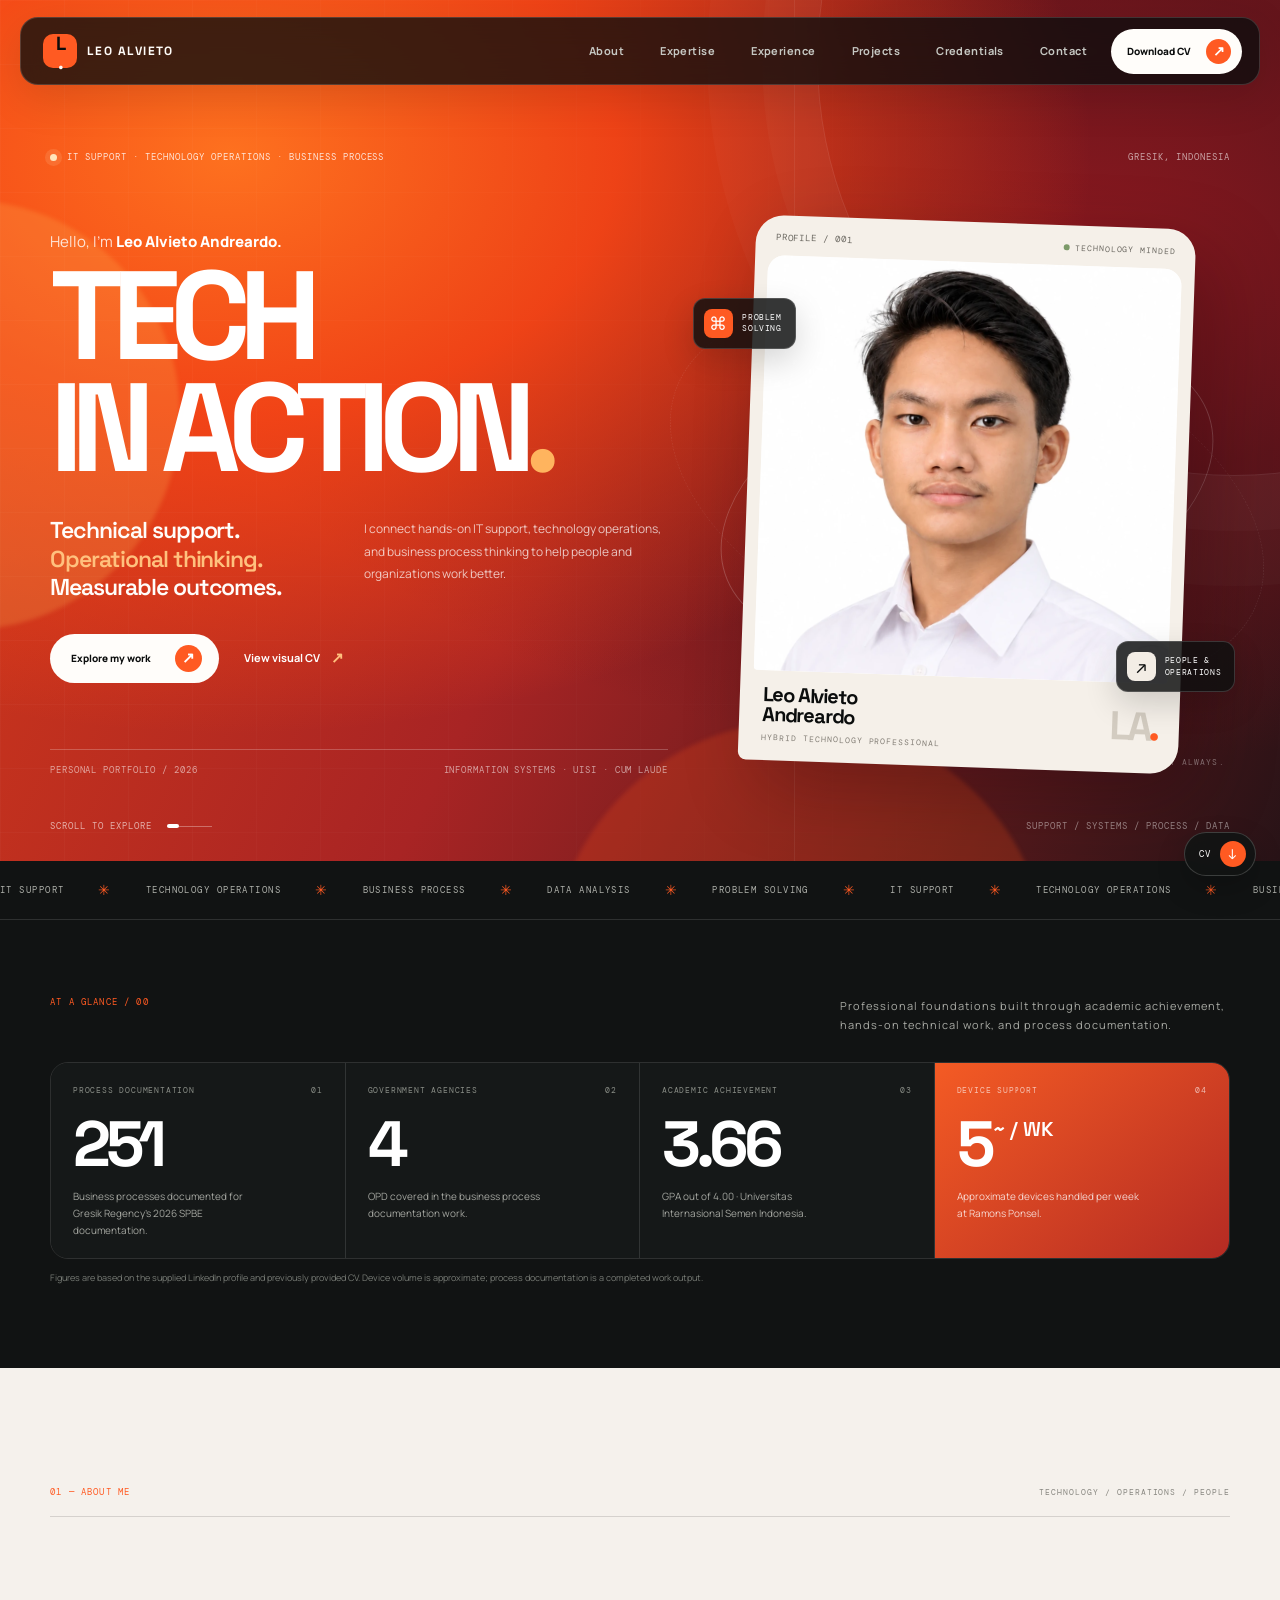
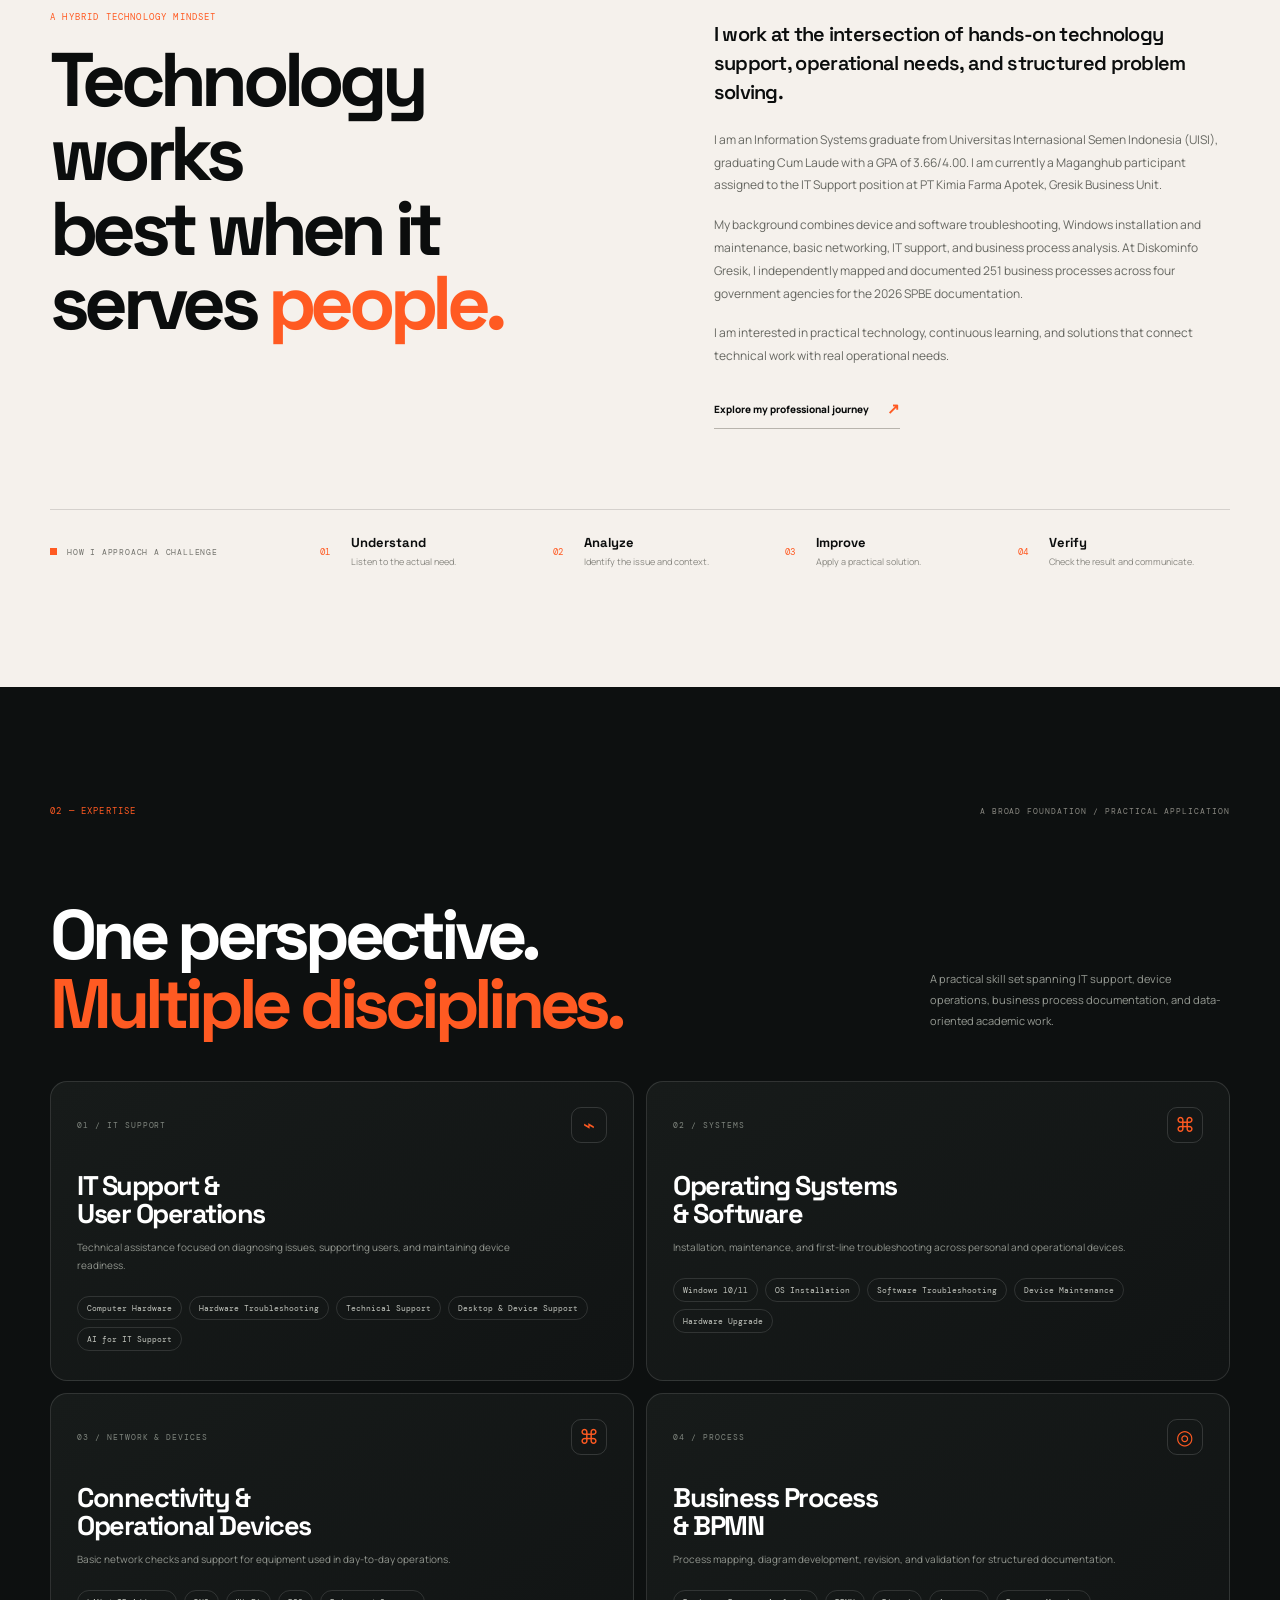
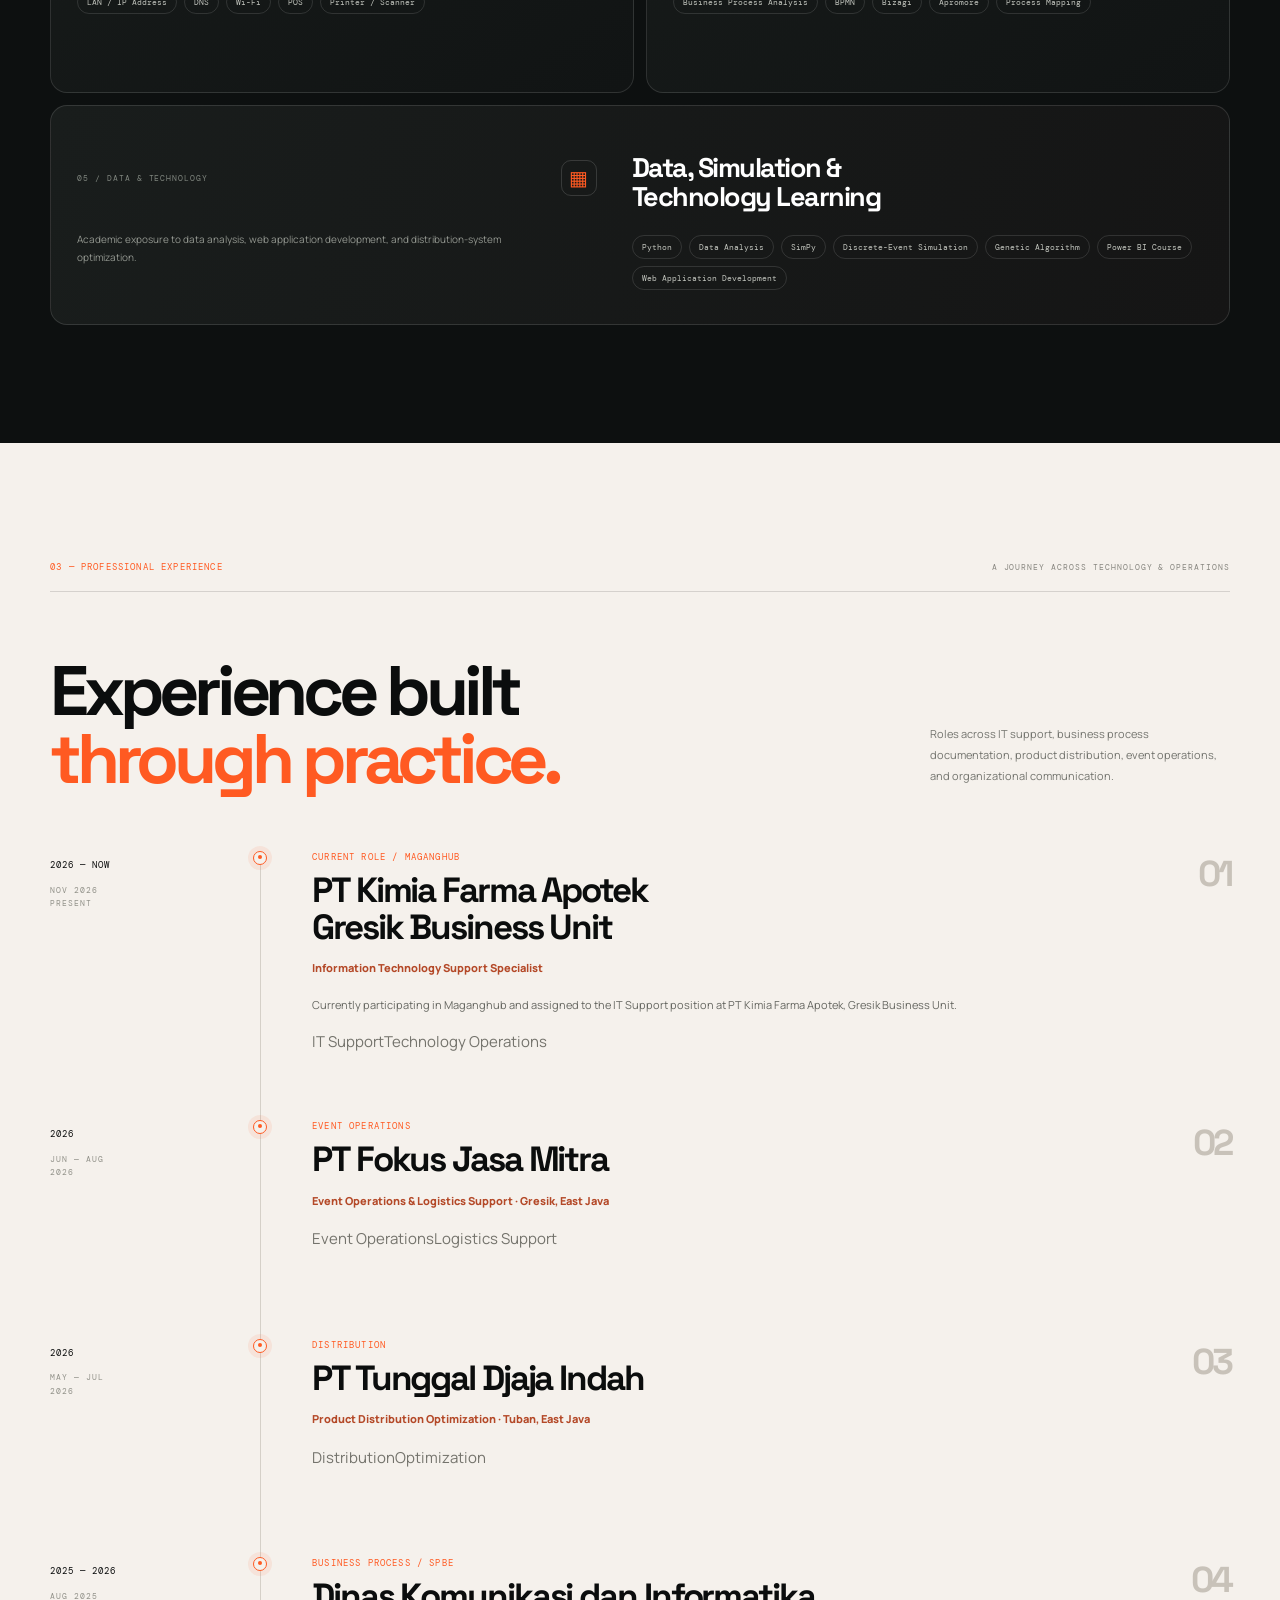
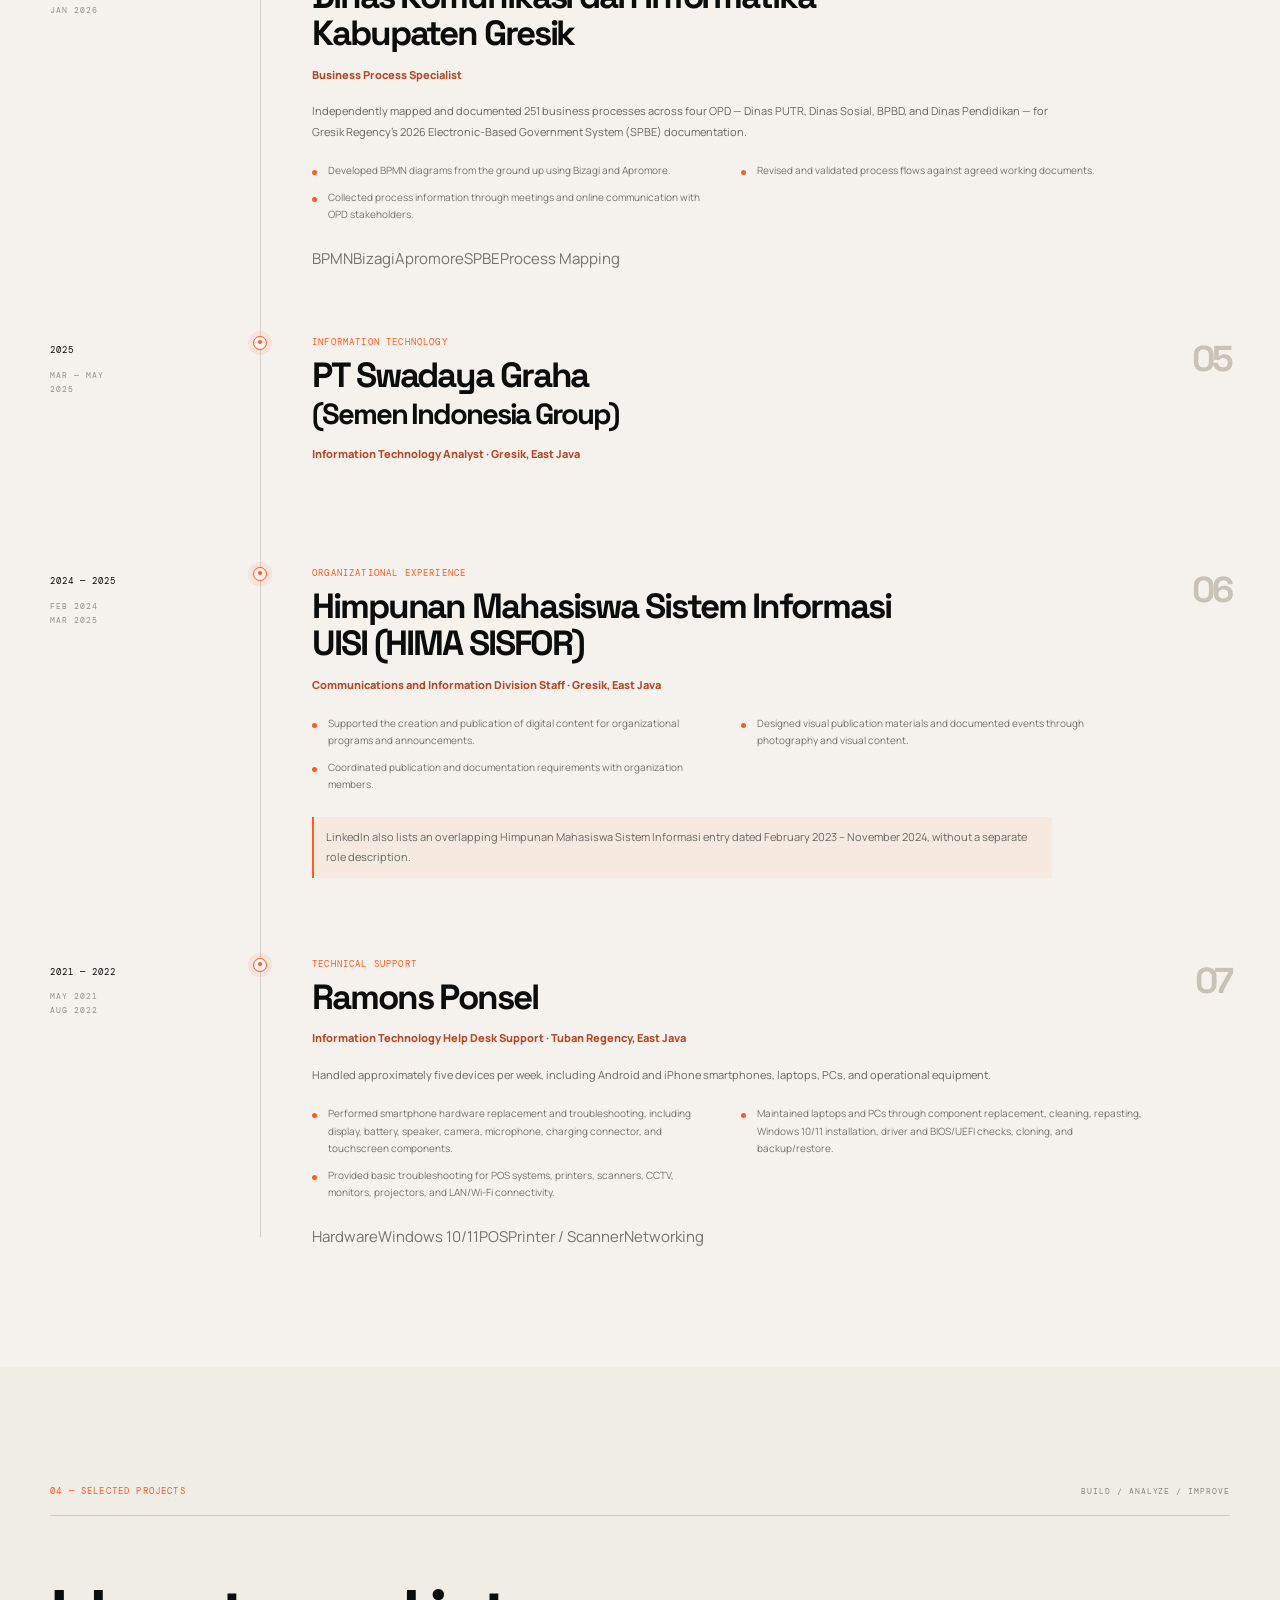
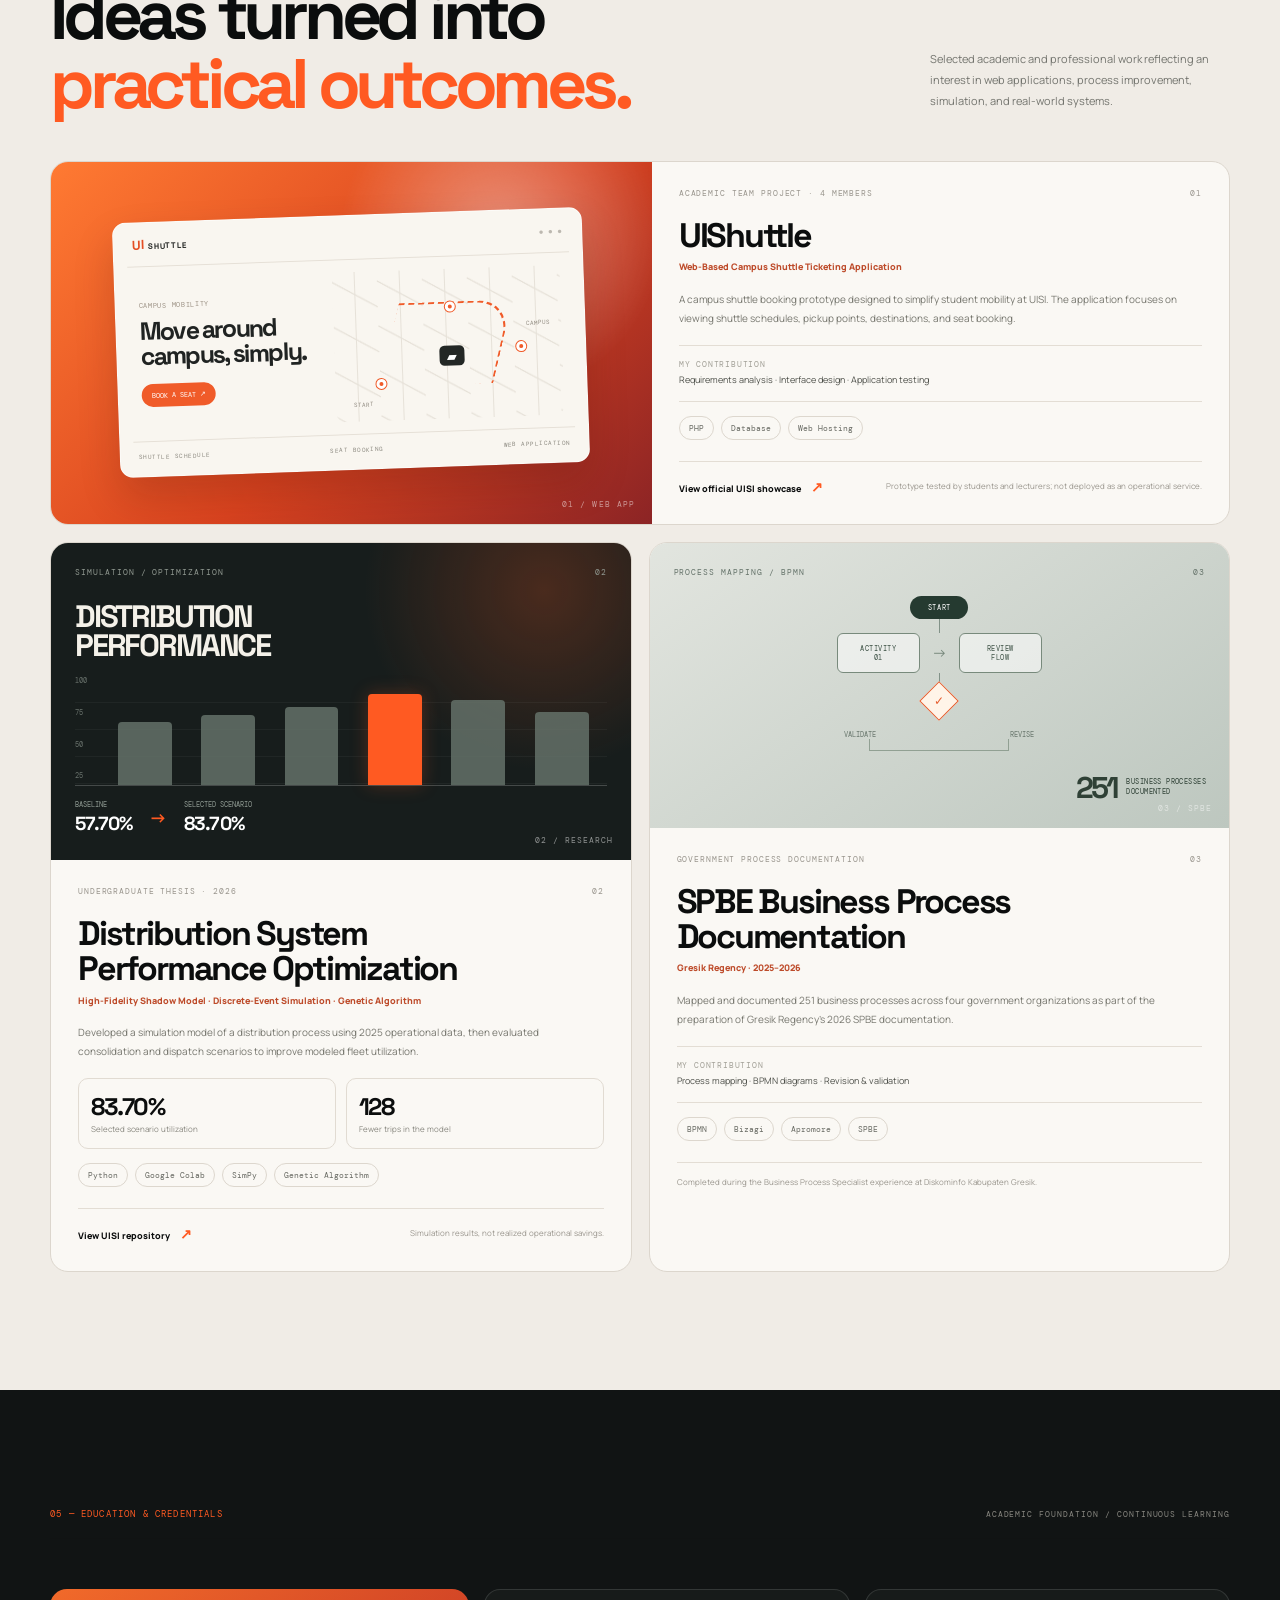
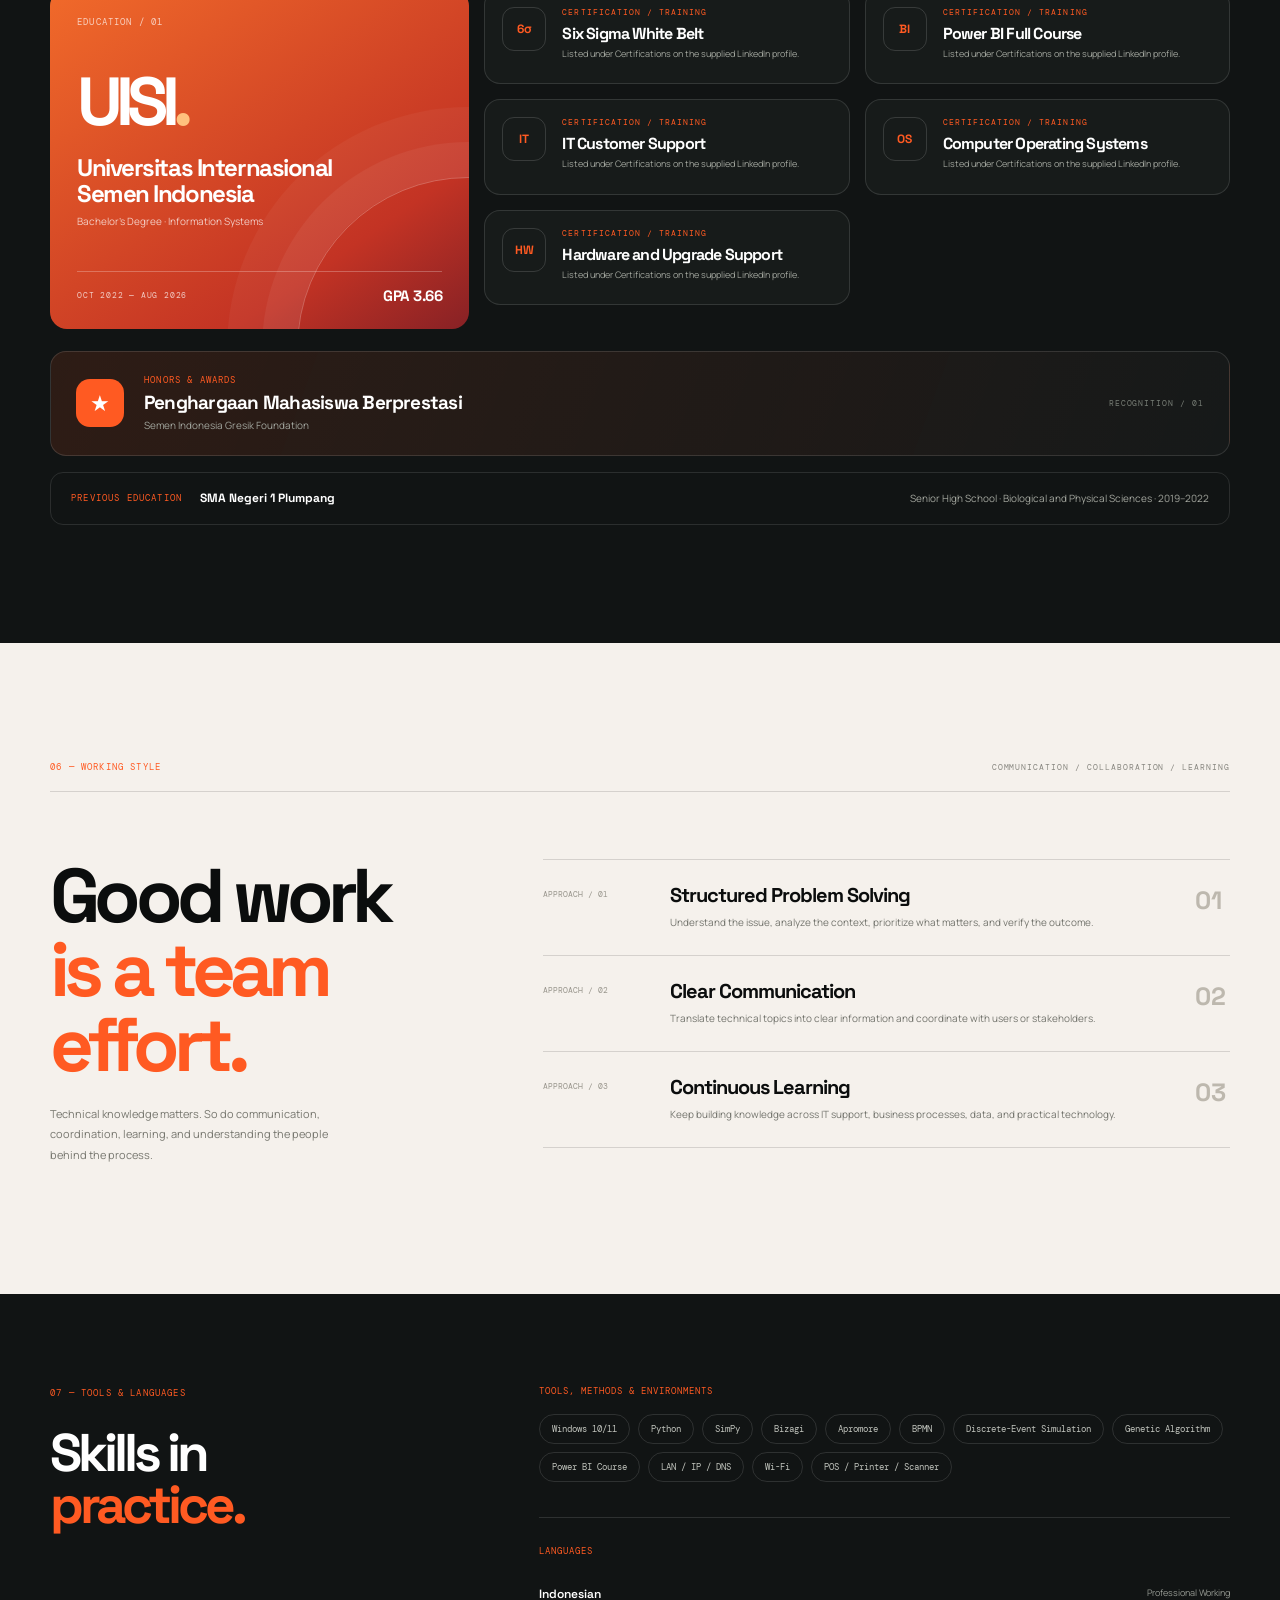
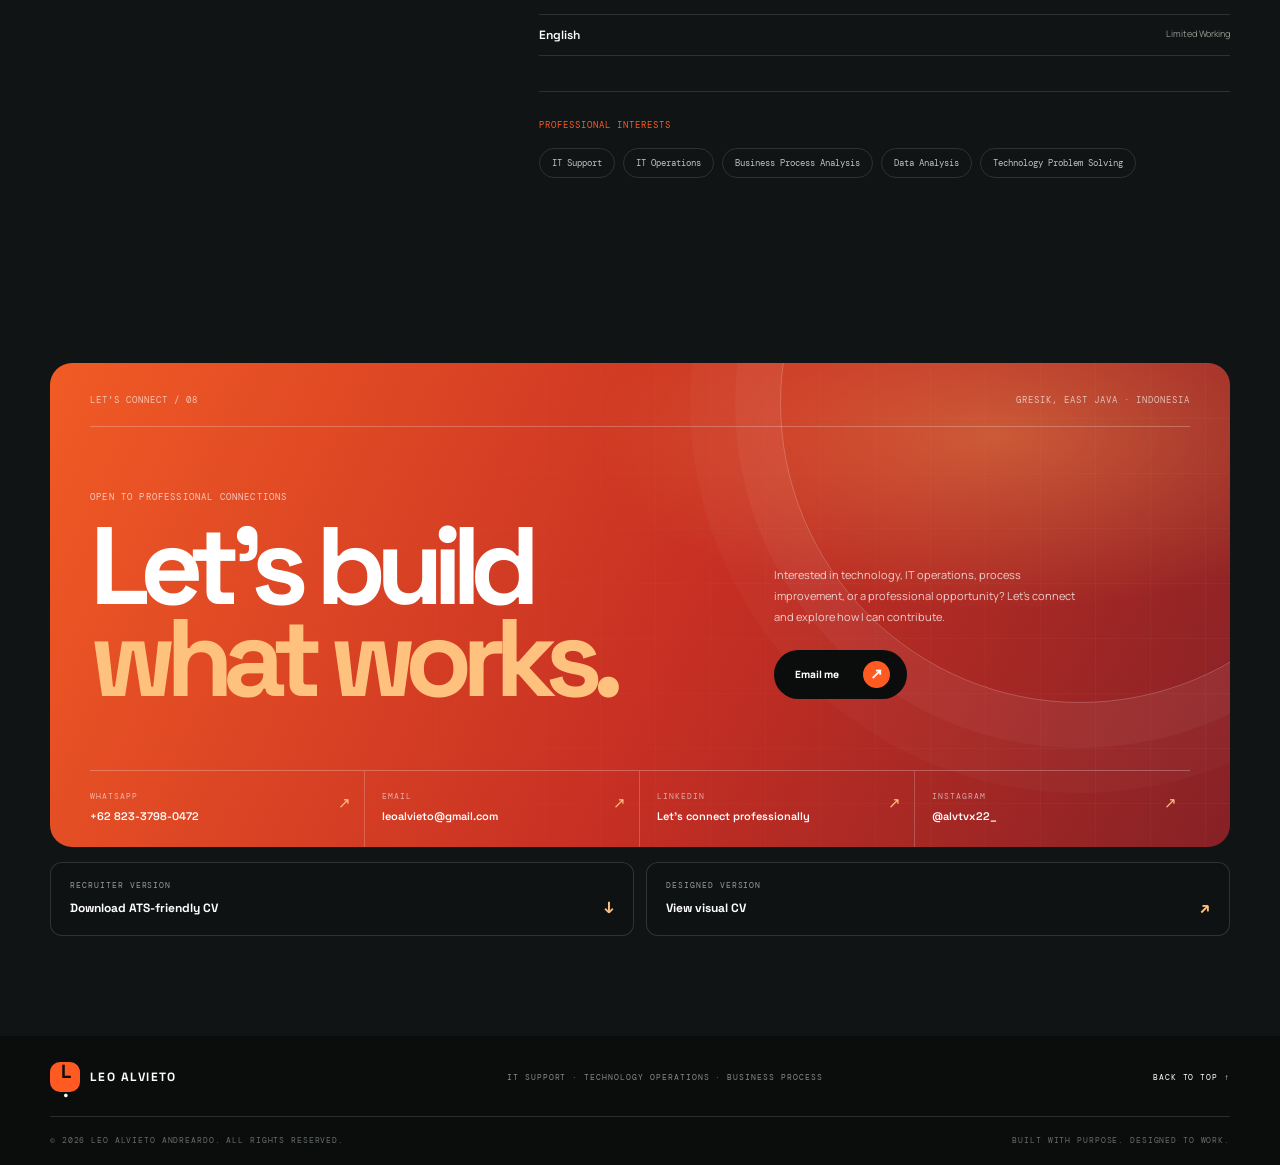
<file: index.html>
<!doctype html>
<html lang="en">
<head>
  <meta charset="utf-8">
  <meta name="viewport" content="width=device-width, initial-scale=1">
  <meta name="theme-color" content="#0b0d0d">
  <meta name="description" content="Leo Alvieto Andreardo — Hybrid Technology Professional working across IT support, technology operations, business process analysis, and data-driven problem solving.">
  <meta name="author" content="Leo Alvieto Andreardo">
  <meta property="og:type" content="website">
  <meta property="og:title" content="Leo Alvieto Andreardo — Hybrid Technology Professional">
  <meta property="og:description" content="IT Support. Technology Operations. Business Process. Practical problem solving backed by real work.">
  <meta property="og:image" content="https://leoalvieto22.github.io/Portofolio/og-cover.svg">
  <meta property="og:url" content="https://leoalvieto22.github.io/Portofolio/">
  <link rel="canonical" href="https://leoalvieto22.github.io/Portofolio/">
  <meta property="og:locale" content="en_ID">
  <title>Leo Alvieto Andreardo — Hybrid Technology Professional</title>
  <link rel="icon" type="image/svg+xml" href="favicon.svg">
  <link rel="preconnect" href="https://fonts.googleapis.com">
  <link rel="preconnect" href="https://fonts.gstatic.com" crossorigin>
  <link href="https://fonts.googleapis.com/css2?family=DM+Mono:wght@400;500&family=Manrope:wght@400;500;600;700;800&family=Space+Grotesk:wght@400;500;600;700&display=swap" rel="stylesheet">
  <link rel="stylesheet" href="style.css">
  <script type="application/ld+json">
  {
    "@context": "https://schema.org",
    "@type": "Person",
    "name": "Leo Alvieto Andreardo",
    "jobTitle": "Hybrid Technology Professional",
    "email": "mailto:leoalvieto@gmail.com",
    "telephone": "+6282337980472",
    "address": {
      "@type": "PostalAddress",
      "addressLocality": "Gresik",
      "addressRegion": "East Java",
      "addressCountry": "ID"
    },
    "sameAs": [
      "https://www.linkedin.com/in/leo-alvieto-andreardo-a37a76195",
      "https://www.instagram.com/alvtvx22_"
    ],
    "alumniOf": {
      "@type": "CollegeOrUniversity",
      "name": "Universitas Internasional Semen Indonesia"
    }
  }
  </script>
</head>
<body>
  <a class="skip-link" href="#main">Skip to content</a>
  <div class="scroll-progress" aria-hidden="true"><span id="scrollProgress"></span></div>

  <header class="site-header" id="siteHeader">
    <div class="nav-shell">
      <a class="brand" href="#home" aria-label="Leo Alvieto Andreardo home">
        <span class="brand-mark">L<span>.</span></span>
        <span class="brand-name">LEO ALVIETO</span>
      </a>
      <nav class="desktop-nav" aria-label="Main navigation">
        <a href="#about">About</a>
        <a href="#expertise">Expertise</a>
        <a href="#experience">Experience</a>
        <a href="#projects">Projects</a>
        <a href="#credentials">Credentials</a>
        <a href="#contact">Contact</a>
      </nav>
      <div class="nav-actions">
        <a class="nav-cv" href="CV_Leo_Alvieto_Andreardo_ATS.pdf" download>
          <span>Download CV</span><span class="arrow">↗</span>
        </a>
        <button class="nav-toggle" id="navToggle" type="button" aria-label="Open navigation menu" aria-expanded="false" aria-controls="mobileNav">
          <span></span><span></span>
        </button>
      </div>
    </div>
    <nav class="mobile-nav" id="mobileNav" aria-label="Mobile navigation" hidden>
      <a href="#about">About <span>01</span></a>
      <a href="#expertise">Expertise <span>02</span></a>
      <a href="#experience">Experience <span>03</span></a>
      <a href="#projects">Projects <span>04</span></a>
      <a href="#credentials">Credentials <span>05</span></a>
      <a href="#contact">Contact <span>06</span></a>
      <a class="mobile-download" href="CV_Leo_Alvieto_Andreardo_ATS.pdf" download>Download ATS CV <span>↗</span></a>
    </nav>
  </header>

  <main id="main">
    <section class="hero" id="home">
      <div class="hero-glow hero-glow-one"></div>
      <div class="hero-glow hero-glow-two"></div>
      <div class="hero-gridline" aria-hidden="true"></div>
      <div class="container hero-container">
        <div class="hero-kicker">
          <span class="live-dot"></span>
          <span>IT SUPPORT · TECHNOLOGY OPERATIONS · BUSINESS PROCESS</span>
          <span class="kicker-location">GRESIK, INDONESIA</span>
        </div>
        <div class="hero-main">
          <div class="hero-copy">
            <p class="hero-intro">Hello, I'm <strong>Leo Alvieto Andreardo.</strong></p>
            <h1>TECH<br><span>IN ACTION<span class="hero-period">.</span></span></h1>
            <div class="hero-bottom-copy">
              <p class="hero-statement">Technical support.<br><em>Operational thinking.</em><br>Measurable outcomes.</p>
              <p class="hero-description">I connect hands-on IT support, technology operations, and business process thinking to help people and organizations work better.</p>
            </div>
            <div class="hero-actions">
              <a class="button button-light" href="#projects">Explore my work <span>↗</span></a>
              <a class="text-link" href="CV_Leo_Alvieto_Andreardo_Visual.pdf" target="_blank" rel="noopener">View visual CV <span>↗</span></a>
            </div>
            <div class="hero-meta">
              <span>PERSONAL PORTFOLIO / 2026</span>
              <span>INFORMATION SYSTEMS · UISI · CUM LAUDE</span>
            </div>
          </div>

          <div class="hero-visual">
            <div class="portrait-orbit orbit-a"></div>
            <div class="portrait-orbit orbit-b"></div>
            <div class="portrait-card">
              <div class="portrait-card-top">
                <span>PROFILE / 001</span>
                <span class="portrait-card-status"><i></i> TECHNOLOGY MINDED</span>
              </div>
              <div class="portrait-image-wrap">
                <img src="leo-profile.webp" alt="Portrait of Leo Alvieto Andreardo wearing a white shirt" fetchpriority="high">
              </div>
              <div class="portrait-card-bottom">
                <div>
                  <strong>Leo Alvieto<br>Andreardo</strong>
                  <span>HYBRID TECHNOLOGY PROFESSIONAL</span>
                </div>
                <span class="portrait-card-index">LA<span>.</span></span>
              </div>
            </div>
            <div class="floating-chip chip-top"><span class="chip-icon">⌘</span><span>PROBLEM<br>SOLVING</span></div>
            <div class="floating-chip chip-bottom"><span class="chip-icon">↗</span><span>PEOPLE &<br>OPERATIONS</span></div>
            <div class="visual-caption">HUMAN FIRST. TECHNOLOGY ALWAYS.</div>
          </div>
        </div>
        <div class="hero-footer">
          <span>SCROLL TO EXPLORE</span>
          <span class="scroll-cue"><i></i></span>
          <span class="hero-footer-right">SUPPORT / SYSTEMS / PROCESS / DATA</span>
        </div>
      </div>
    </section>

    <section class="signal-strip" aria-label="Areas of focus">
      <div class="signal-track">
        <span>IT SUPPORT</span><b>✳</b><span>TECHNOLOGY OPERATIONS</span><b>✳</b><span>BUSINESS PROCESS</span><b>✳</b><span>DATA ANALYSIS</span><b>✳</b><span>PROBLEM SOLVING</span><b>✳</b>
        <span>IT SUPPORT</span><b>✳</b><span>TECHNOLOGY OPERATIONS</span><b>✳</b><span>BUSINESS PROCESS</span><b>✳</b><span>DATA ANALYSIS</span><b>✳</b><span>PROBLEM SOLVING</span><b>✳</b>
      </div>
    </section>

    <section class="stats-section section-pad">
      <div class="container">
        <div class="stats-heading reveal">
          <span class="section-index">AT A GLANCE / 00</span>
          <p>Professional foundations built through academic achievement, hands-on technical work, and process documentation.</p>
        </div>
        <div class="stats-grid">
          <article class="stat-card reveal">
            <div class="stat-top"><span>PROCESS DOCUMENTATION</span><span>01</span></div>
            <div class="stat-number"><span data-count="251">251</span></div>
            <p>Business processes documented for Gresik Regency's 2026 SPBE documentation.</p>
          </article>
          <article class="stat-card reveal">
            <div class="stat-top"><span>GOVERNMENT AGENCIES</span><span>02</span></div>
            <div class="stat-number"><span data-count="4">4</span></div>
            <p>OPD covered in the business process documentation work.</p>
          </article>
          <article class="stat-card reveal">
            <div class="stat-top"><span>ACADEMIC ACHIEVEMENT</span><span>03</span></div>
            <div class="stat-number"><span data-count="3.66" data-decimals="2">3.66</span></div>
            <p>GPA out of 4.00 · Universitas Internasional Semen Indonesia.</p>
          </article>
          <article class="stat-card stat-card-accent reveal">
            <div class="stat-top"><span>DEVICE SUPPORT</span><span>04</span></div>
            <div class="stat-number"><span data-count="5">5</span><sup>~ / WK</sup></div>
            <p>Approximate devices handled per week at Ramons Ponsel.</p>
          </article>
        </div>
        <p class="metric-note">Figures are based on the supplied LinkedIn profile and previously provided CV. Device volume is approximate; process documentation is a completed work output.</p>
      </div>
    </section>

    <section class="about-section section-pad" id="about">
      <div class="container">
        <div class="section-heading reveal">
          <span class="section-index">01 — ABOUT ME</span>
          <span class="section-side-note">TECHNOLOGY / OPERATIONS / PEOPLE</span>
        </div>
        <div class="about-layout">
          <div class="about-title reveal">
            <p class="orange-eyebrow">A HYBRID TECHNOLOGY MINDSET</p>
            <h2>Technology works<br>best when it<br>serves <span>people.</span></h2>
          </div>
          <div class="about-copy reveal">
            <p class="about-lead">I work at the intersection of hands-on technology support, operational needs, and structured problem solving.</p>
            <p>I am an Information Systems graduate from Universitas Internasional Semen Indonesia (UISI), graduating Cum Laude with a GPA of 3.66/4.00. I am currently a Maganghub participant assigned to the IT Support position at PT Kimia Farma Apotek, Gresik Business Unit.</p>
            <p>My background combines device and software troubleshooting, Windows installation and maintenance, basic networking, IT support, and business process analysis. At Diskominfo Gresik, I independently mapped and documented 251 business processes across four government agencies for the 2026 SPBE documentation.</p>
            <p>I am interested in practical technology, continuous learning, and solutions that connect technical work with real operational needs.</p>
            <a class="inline-arrow-link" href="#experience">Explore my professional journey <span>↗</span></a>
          </div>
        </div>
        <div class="about-bottom reveal">
          <div class="about-bottom-label"><span class="tiny-square"></span> HOW I APPROACH A CHALLENGE</div>
          <div class="approach-list">
            <div><span>01</span><strong>Understand</strong><small>Listen to the actual need.</small></div>
            <div><span>02</span><strong>Analyze</strong><small>Identify the issue and context.</small></div>
            <div><span>03</span><strong>Improve</strong><small>Apply a practical solution.</small></div>
            <div><span>04</span><strong>Verify</strong><small>Check the result and communicate.</small></div>
          </div>
        </div>
      </div>
    </section>

    <section class="expertise-section section-pad" id="expertise">
      <div class="container">
        <div class="section-heading reveal">
          <span class="section-index">02 — EXPERTISE</span>
          <span class="section-side-note">A BROAD FOUNDATION / PRACTICAL APPLICATION</span>
        </div>
        <div class="section-intro-row reveal">
          <h2>One perspective.<br><span>Multiple disciplines.</span></h2>
          <p>A practical skill set spanning IT support, device operations, business process documentation, and data-oriented academic work.</p>
        </div>
        <div class="expertise-grid">
          <article class="expertise-card expertise-card-large reveal">
            <div class="expertise-card-head"><span>01 / IT SUPPORT</span><span class="expertise-icon">⌁</span></div>
            <h3>IT Support &<br>User Operations</h3>
            <p>Technical assistance focused on diagnosing issues, supporting users, and maintaining device readiness.</p>
            <div class="skill-tags"><span>Computer Hardware</span><span>Hardware Troubleshooting</span><span>Technical Support</span><span>Desktop & Device Support</span><span>AI for IT Support</span></div>
          </article>
          <article class="expertise-card reveal">
            <div class="expertise-card-head"><span>02 / SYSTEMS</span><span class="expertise-icon">⌘</span></div>
            <h3>Operating Systems<br>& Software</h3>
            <p>Installation, maintenance, and first-line troubleshooting across personal and operational devices.</p>
            <div class="skill-tags"><span>Windows 10/11</span><span>OS Installation</span><span>Software Troubleshooting</span><span>Device Maintenance</span><span>Hardware Upgrade</span></div>
          </article>
          <article class="expertise-card reveal">
            <div class="expertise-card-head"><span>03 / NETWORK & DEVICES</span><span class="expertise-icon">⌘</span></div>
            <h3>Connectivity &<br>Operational Devices</h3>
            <p>Basic network checks and support for equipment used in day-to-day operations.</p>
            <div class="skill-tags"><span>LAN / IP Address</span><span>DNS</span><span>Wi-Fi</span><span>POS</span><span>Printer / Scanner</span></div>
          </article>
          <article class="expertise-card reveal">
            <div class="expertise-card-head"><span>04 / PROCESS</span><span class="expertise-icon">◎</span></div>
            <h3>Business Process<br>& BPMN</h3>
            <p>Process mapping, diagram development, revision, and validation for structured documentation.</p>
            <div class="skill-tags"><span>Business Process Analysis</span><span>BPMN</span><span>Bizagi</span><span>Apromore</span><span>Process Mapping</span></div>
          </article>
          <article class="expertise-card expertise-card-tools reveal">
            <div class="expertise-card-head"><span>05 / DATA & TECHNOLOGY</span><span class="expertise-icon">▦</span></div>
            <h3>Data, Simulation &<br>Technology Learning</h3>
            <p>Academic exposure to data analysis, web application development, and distribution-system optimization.</p>
            <div class="tool-cloud"><span>Python</span><span>Data Analysis</span><span>SimPy</span><span>Discrete-Event Simulation</span><span>Genetic Algorithm</span><span>Power BI Course</span><span>Web Application Development</span></div>
          </article>
        </div>
      </div>
    </section>

    <section class="experience-section section-pad" id="experience">
      <div class="container">
        <div class="section-heading reveal">
          <span class="section-index">03 — PROFESSIONAL EXPERIENCE</span>
          <span class="section-side-note">A JOURNEY ACROSS TECHNOLOGY & OPERATIONS</span>
        </div>
        <div class="section-intro-row reveal">
          <h2>Experience built<br><span>through practice.</span></h2>
          <p>Roles across IT support, business process documentation, product distribution, event operations, and organizational communication.</p>
        </div>
        <div class="timeline">
          <article class="timeline-item reveal">
            <div class="timeline-date"><span>2026 — NOW</span><small>NOV 2026<br>PRESENT</small></div>
            <div class="timeline-marker"><i></i></div>
            <div class="timeline-content">
              <div class="timeline-company-row"><div><span class="orange-eyebrow">CURRENT ROLE / MAGANGHUB</span><h3>PT Kimia Farma Apotek<br>Gresik Business Unit</h3></div><span class="timeline-number">01</span></div>
              <p class="timeline-role">Information Technology Support Specialist</p>
              <p>Currently participating in Maganghub and assigned to the IT Support position at PT Kimia Farma Apotek, Gresik Business Unit.</p>
              <div class="timeline-tags"><span>IT Support</span><span>Technology Operations</span></div>
            </div>
          </article>

          <article class="timeline-item timeline-item-compact reveal">
            <div class="timeline-date"><span>2026</span><small>JUN — AUG<br>2026</small></div>
            <div class="timeline-marker"><i></i></div>
            <div class="timeline-content">
              <div class="timeline-company-row"><div><span class="orange-eyebrow">EVENT OPERATIONS</span><h3>PT Fokus Jasa Mitra</h3></div><span class="timeline-number">02</span></div>
              <p class="timeline-role">Event Operations & Logistics Support · Gresik, East Java</p>
              <div class="timeline-tags"><span>Event Operations</span><span>Logistics Support</span></div>
            </div>
          </article>

          <article class="timeline-item timeline-item-compact reveal">
            <div class="timeline-date"><span>2026</span><small>MAY — JUL<br>2026</small></div>
            <div class="timeline-marker"><i></i></div>
            <div class="timeline-content">
              <div class="timeline-company-row"><div><span class="orange-eyebrow">DISTRIBUTION</span><h3>PT Tunggal Djaja Indah</h3></div><span class="timeline-number">03</span></div>
              <p class="timeline-role">Product Distribution Optimization · Tuban, East Java</p>
              <div class="timeline-tags"><span>Distribution</span><span>Optimization</span></div>
            </div>
          </article>

          <article class="timeline-item reveal">
            <div class="timeline-date"><span>2025 — 2026</span><small>AUG 2025<br>JAN 2026</small></div>
            <div class="timeline-marker"><i></i></div>
            <div class="timeline-content">
              <div class="timeline-company-row"><div><span class="orange-eyebrow">BUSINESS PROCESS / SPBE</span><h3>Dinas Komunikasi dan Informatika<br>Kabupaten Gresik</h3></div><span class="timeline-number">04</span></div>
              <p class="timeline-role">Business Process Specialist</p>
              <p>Independently mapped and documented 251 business processes across four OPD — Dinas PUTR, Dinas Sosial, BPBD, and Dinas Pendidikan — for Gresik Regency's 2026 Electronic-Based Government System (SPBE) documentation.</p>
              <ul class="timeline-bullets">
                <li>Developed BPMN diagrams from the ground up using Bizagi and Apromore.</li>
                <li>Revised and validated process flows against agreed working documents.</li>
                <li>Collected process information through meetings and online communication with OPD stakeholders.</li>
              </ul>
              <div class="timeline-tags"><span>BPMN</span><span>Bizagi</span><span>Apromore</span><span>SPBE</span><span>Process Mapping</span></div>
            </div>
          </article>

          <article class="timeline-item timeline-item-compact reveal">
            <div class="timeline-date"><span>2025</span><small>MAR — MAY<br>2025</small></div>
            <div class="timeline-marker"><i></i></div>
            <div class="timeline-content">
              <div class="timeline-company-row"><div><span class="orange-eyebrow">INFORMATION TECHNOLOGY</span><h3>PT Swadaya Graha<br><small>(Semen Indonesia Group)</small></h3></div><span class="timeline-number">05</span></div>
              <p class="timeline-role">Information Technology Analyst · Gresik, East Java</p>
            </div>
          </article>

          <article class="timeline-item reveal">
            <div class="timeline-date"><span>2024 — 2025</span><small>FEB 2024<br>MAR 2025</small></div>
            <div class="timeline-marker"><i></i></div>
            <div class="timeline-content">
              <div class="timeline-company-row"><div><span class="orange-eyebrow">ORGANIZATIONAL EXPERIENCE</span><h3>Himpunan Mahasiswa Sistem Informasi<br>UISI (HIMA SISFOR)</h3></div><span class="timeline-number">06</span></div>
              <p class="timeline-role">Communications and Information Division Staff · Gresik, East Java</p>
              <ul class="timeline-bullets">
                <li>Supported the creation and publication of digital content for organizational programs and announcements.</li>
                <li>Designed visual publication materials and documented events through photography and visual content.</li>
                <li>Coordinated publication and documentation requirements with organization members.</li>
              </ul>
              <p class="timeline-note">LinkedIn also lists an overlapping Himpunan Mahasiswa Sistem Informasi entry dated February 2023 – November 2024, without a separate role description.</p>
            </div>
          </article>

          <article class="timeline-item reveal">
            <div class="timeline-date"><span>2021 — 2022</span><small>MAY 2021<br>AUG 2022</small></div>
            <div class="timeline-marker"><i></i></div>
            <div class="timeline-content">
              <div class="timeline-company-row"><div><span class="orange-eyebrow">TECHNICAL SUPPORT</span><h3>Ramons Ponsel</h3></div><span class="timeline-number">07</span></div>
              <p class="timeline-role">Information Technology Help Desk Support · Tuban Regency, East Java</p>
              <p>Handled approximately five devices per week, including Android and iPhone smartphones, laptops, PCs, and operational equipment.</p>
              <ul class="timeline-bullets">
                <li>Performed smartphone hardware replacement and troubleshooting, including display, battery, speaker, camera, microphone, charging connector, and touchscreen components.</li>
                <li>Maintained laptops and PCs through component replacement, cleaning, repasting, Windows 10/11 installation, driver and BIOS/UEFI checks, cloning, and backup/restore.</li>
                <li>Provided basic troubleshooting for POS systems, printers, scanners, CCTV, monitors, projectors, and LAN/Wi-Fi connectivity.</li>
              </ul>
              <div class="timeline-tags"><span>Hardware</span><span>Windows 10/11</span><span>POS</span><span>Printer / Scanner</span><span>Networking</span></div>
            </div>
          </article>
        </div>
      </div>
    </section>

    <section class="projects-section section-pad" id="projects">
      <div class="container">
        <div class="section-heading reveal">
          <span class="section-index">04 — SELECTED PROJECTS</span>
          <span class="section-side-note">BUILD / ANALYZE / IMPROVE</span>
        </div>
        <div class="section-intro-row reveal">
          <h2>Ideas turned into<br><span>practical outcomes.</span></h2>
          <p>Selected academic and professional work reflecting an interest in web applications, process improvement, simulation, and real-world systems.</p>
        </div>

        <div class="project-grid">
          <article class="project-card project-card-wide reveal">
            <div class="project-art art-shuttle">
              <div class="art-window">
                <div class="art-window-top"><span class="art-logo">UI<span>SHUTTLE</span></span><span class="art-window-dots">● ● ●</span></div>
                <div class="shuttle-ui">
                  <div class="shuttle-copy"><small>CAMPUS MOBILITY</small><strong>Move around<br>campus, simply.</strong><span class="art-pill">BOOK A SEAT ↗</span></div>
                  <div class="route-map"><div class="route-line"></div><i class="route-point point-one"></i><i class="route-point point-two"></i><i class="route-point point-three"></i><span class="route-label label-one">START</span><span class="route-label label-two">CAMPUS</span><div class="mini-bus">▰</div></div>
                </div>
                <div class="shuttle-bottom"><span>SHUTTLE SCHEDULE</span><span>SEAT BOOKING</span><span>WEB APPLICATION</span></div>
              </div>
              <span class="art-corner-label">01 / WEB APP</span>
            </div>
            <div class="project-content">
              <div class="project-meta"><span>ACADEMIC TEAM PROJECT · 4 MEMBERS</span><span>01</span></div>
              <h3>UIShuttle</h3>
              <p class="project-subtitle">Web-Based Campus Shuttle Ticketing Application</p>
              <p>A campus shuttle booking prototype designed to simplify student mobility at UISI. The application focuses on viewing shuttle schedules, pickup points, destinations, and seat booking.</p>
              <div class="project-contribution"><strong>MY CONTRIBUTION</strong><span>Requirements analysis · Interface design · Application testing</span></div>
              <div class="project-tags"><span>PHP</span><span>Database</span><span>Web Hosting</span></div>
              <div class="project-foot"><a href="https://masterpiece.uisi.ac.id/karya/uishuttle" target="_blank" rel="noopener">View official UISI showcase <span>↗</span></a><small>Prototype tested by students and lecturers; not deployed as an operational service.</small></div>
            </div>
          </article>

          <article class="project-card reveal">
            <div class="project-art art-simulation">
              <div class="simulation-top"><span>SIMULATION / OPTIMIZATION</span><span>02</span></div>
              <div class="simulation-title">DISTRIBUTION<br>PERFORMANCE</div>
              <div class="simulation-chart">
                <div class="chart-y"><span>100</span><span>75</span><span>50</span><span>25</span></div>
                <div class="chart-bars"><i style="--h:58%"></i><i style="--h:64%"></i><i style="--h:72%"></i><i class="bar-highlight" style="--h:84%"></i><i style="--h:78%"></i><i style="--h:67%"></i></div>
              </div>
              <div class="simulation-result"><div><small>BASELINE</small><strong>57.70%</strong></div><b>→</b><div><small>SELECTED SCENARIO</small><strong>83.70%</strong></div></div>
              <span class="art-corner-label">02 / RESEARCH</span>
            </div>
            <div class="project-content">
              <div class="project-meta"><span>UNDERGRADUATE THESIS · 2026</span><span>02</span></div>
              <h3>Distribution System<br>Performance Optimization</h3>
              <p class="project-subtitle">High-Fidelity Shadow Model · Discrete-Event Simulation · Genetic Algorithm</p>
              <p>Developed a simulation model of a distribution process using 2025 operational data, then evaluated consolidation and dispatch scenarios to improve modeled fleet utilization.</p>
              <div class="project-metrics">
                <div><strong>83.70%</strong><small>Selected scenario utilization</small></div>
                <div><strong>128</strong><small>Fewer trips in the model</small></div>
              </div>
              <div class="project-tags"><span>Python</span><span>Google Colab</span><span>SimPy</span><span>Genetic Algorithm</span></div>
              <div class="project-foot"><a href="https://repository.uisi.ac.id/8929/" target="_blank" rel="noopener">View UISI repository <span>↗</span></a><small>Simulation results, not realized operational savings.</small></div>
            </div>
          </article>

          <article class="project-card reveal">
            <div class="project-art art-process">
              <div class="process-top"><span>PROCESS MAPPING / BPMN</span><span>03</span></div>
              <div class="process-canvas">
                <div class="process-node start-node">START</div><div class="process-connector"></div>
                <div class="process-row"><div class="process-node task-node">ACTIVITY<br>01</div><div class="process-arrow">→</div><div class="process-node task-node">REVIEW<br>FLOW</div></div>
                <div class="process-connector"></div>
                <div class="process-node decision-node"><span>✓</span></div>
                <div class="process-branches"><span>VALIDATE</span><span>REVISE</span></div>
                <div class="process-bottom-line"></div>
              </div>
              <div class="process-count"><strong>251</strong><span>BUSINESS PROCESSES<br>DOCUMENTED</span></div>
              <span class="art-corner-label">03 / SPBE</span>
            </div>
            <div class="project-content">
              <div class="project-meta"><span>GOVERNMENT PROCESS DOCUMENTATION</span><span>03</span></div>
              <h3>SPBE Business Process<br>Documentation</h3>
              <p class="project-subtitle">Gresik Regency · 2025–2026</p>
              <p>Mapped and documented 251 business processes across four government organizations as part of the preparation of Gresik Regency's 2026 SPBE documentation.</p>
              <div class="project-contribution"><strong>MY CONTRIBUTION</strong><span>Process mapping · BPMN diagrams · Revision & validation</span></div>
              <div class="project-tags"><span>BPMN</span><span>Bizagi</span><span>Apromore</span><span>SPBE</span></div>
              <div class="project-foot"><span class="project-static-note">Completed during the Business Process Specialist experience at Diskominfo Kabupaten Gresik.</span></div>
            </div>
          </article>
        </div>
      </div>
    </section>

    <section class="credentials-section section-pad" id="credentials">
      <div class="container">
        <div class="section-heading reveal">
          <span class="section-index">05 — EDUCATION & CREDENTIALS</span>
          <span class="section-side-note">ACADEMIC FOUNDATION / CONTINUOUS LEARNING</span>
        </div>
        <div class="credentials-grid">
          <article class="education-card reveal">
            <span class="orange-eyebrow">EDUCATION / 01</span>
            <div class="education-monogram">UISI<span>.</span></div>
            <h3>Universitas Internasional<br>Semen Indonesia</h3>
            <p>Bachelor's Degree · Information Systems</p>
            <div class="education-footer"><span>OCT 2022 — AUG 2026</span><strong>GPA 3.66</strong></div>
          </article>
          <div class="certification-list">
            <article class="cert-card reveal">
              <div class="cert-symbol">6σ</div>
              <div class="cert-copy"><span class="orange-eyebrow">CERTIFICATION / TRAINING</span><h3>Six Sigma White Belt</h3><p>Listed under Certifications on the supplied LinkedIn profile.</p></div>
            </article>
            <article class="cert-card reveal">
              <div class="cert-symbol">BI</div>
              <div class="cert-copy"><span class="orange-eyebrow">CERTIFICATION / TRAINING</span><h3>Power BI Full Course</h3><p>Listed under Certifications on the supplied LinkedIn profile.</p></div>
            </article>
            <article class="cert-card reveal">
              <div class="cert-symbol">IT</div>
              <div class="cert-copy"><span class="orange-eyebrow">CERTIFICATION / TRAINING</span><h3>IT Customer Support</h3><p>Listed under Certifications on the supplied LinkedIn profile.</p></div>
            </article>
            <article class="cert-card reveal">
              <div class="cert-symbol">OS</div>
              <div class="cert-copy"><span class="orange-eyebrow">CERTIFICATION / TRAINING</span><h3>Computer Operating Systems</h3><p>Listed under Certifications on the supplied LinkedIn profile.</p></div>
            </article>
            <article class="cert-card reveal">
              <div class="cert-symbol">HW</div>
              <div class="cert-copy"><span class="orange-eyebrow">CERTIFICATION / TRAINING</span><h3>Hardware and Upgrade Support</h3><p>Listed under Certifications on the supplied LinkedIn profile.</p></div>
            </article>
          </div>
        </div>
        <div class="award-panel reveal">
          <div class="award-mark">★</div>
          <div>
            <span class="orange-eyebrow">HONORS & AWARDS</span>
            <h3>Penghargaan Mahasiswa Berprestasi</h3>
            <p>Semen Indonesia Gresik Foundation</p>
          </div>
          <span class="award-side">RECOGNITION / 01</span>
        </div>
        <div class="education-secondary reveal">
          <span class="orange-eyebrow">PREVIOUS EDUCATION</span>
          <strong>SMA Negeri 1 Plumpang</strong>
          <span>Senior High School · Biological and Physical Sciences · 2019–2022</span>
        </div>
      </div>
    </section>

    <section class="beyond-section section-pad">
      <div class="container">
        <div class="section-heading reveal">
          <span class="section-index">06 — WORKING STYLE</span>
          <span class="section-side-note">COMMUNICATION / COLLABORATION / LEARNING</span>
        </div>
        <div class="beyond-layout">
          <div class="beyond-title reveal"><h2>Good work<br><span>is a team effort.</span></h2><p>Technical knowledge matters. So do communication, coordination, learning, and understanding the people behind the process.</p></div>
          <div class="beyond-list">
            <article class="beyond-item reveal"><span class="beyond-year">APPROACH / 01</span><div><h3>Structured Problem Solving</h3><p>Understand the issue, analyze the context, prioritize what matters, and verify the outcome.</p></div><span class="beyond-index">01</span></article>
            <article class="beyond-item reveal"><span class="beyond-year">APPROACH / 02</span><div><h3>Clear Communication</h3><p>Translate technical topics into clear information and coordinate with users or stakeholders.</p></div><span class="beyond-index">02</span></article>
            <article class="beyond-item reveal"><span class="beyond-year">APPROACH / 03</span><div><h3>Continuous Learning</h3><p>Keep building knowledge across IT support, business processes, data, and practical technology.</p></div><span class="beyond-index">03</span></article>
          </div>
        </div>
      </div>
    </section>

    <section class="toolbox-section section-pad">
      <div class="container toolbox-container reveal">
        <div class="toolbox-heading"><span class="section-index">07 — TOOLS & LANGUAGES</span><h2>Skills in<br><span>practice.</span></h2></div>
        <div class="toolbox-content">
          <div class="toolbox-group"><span class="toolbox-label">TOOLS, METHODS & ENVIRONMENTS</span><div class="tool-cloud toolbox-cloud"><span>Windows 10/11</span><span>Python</span><span>SimPy</span><span>Bizagi</span><span>Apromore</span><span>BPMN</span><span>Discrete-Event Simulation</span><span>Genetic Algorithm</span><span>Power BI Course</span><span>LAN / IP / DNS</span><span>Wi-Fi</span><span>POS / Printer / Scanner</span></div></div>
          <div class="toolbox-group language-group"><span class="toolbox-label">LANGUAGES</span><div class="language-row"><strong>Indonesian</strong><span>Professional Working</span></div><div class="language-row"><strong>English</strong><span>Limited Working</span></div></div>
          <div class="toolbox-group"><span class="toolbox-label">PROFESSIONAL INTERESTS</span><div class="tool-cloud toolbox-cloud"><span>IT Support</span><span>IT Operations</span><span>Business Process Analysis</span><span>Data Analysis</span><span>Technology Problem Solving</span></div></div>
        </div>
      </div>
    </section>

    <section class="contact-section section-pad" id="contact">
      <div class="container">
        <div class="contact-panel reveal">
          <div class="contact-orb"></div>
          <div class="contact-topline"><span>LET'S CONNECT / 08</span><span>GRESIK, EAST JAVA · INDONESIA</span></div>
          <div class="contact-main">
            <div><p class="contact-eyebrow">OPEN TO PROFESSIONAL CONNECTIONS</p><h2>Let's build<br><em>what works.</em></h2></div>
            <div class="contact-copy"><p>Interested in technology, IT operations, process improvement, or a professional opportunity? Let's connect and explore how I can contribute.</p><a class="button button-dark" href="mailto:leoalvieto@gmail.com">Email me <span>↗</span></a></div>
          </div>
          <div class="contact-links">
            <a href="https://wa.me/6282337980472" target="_blank" rel="noopener"><span>WHATSAPP</span><strong>+62 823-3798-0472</strong><i>↗</i></a>
            <a href="mailto:leoalvieto@gmail.com"><span>EMAIL</span><strong>leoalvieto@gmail.com</strong><i>↗</i></a>
            <a href="https://www.linkedin.com/in/leo-alvieto-andreardo-a37a76195" target="_blank" rel="noopener"><span>LINKEDIN</span><strong>Let's connect professionally</strong><i>↗</i></a>
            <a href="https://www.instagram.com/alvtvx22_" target="_blank" rel="noopener"><span>INSTAGRAM</span><strong>@alvtvx22_</strong><i>↗</i></a>
          </div>
        </div>
        <div class="resume-links reveal">
          <a href="CV_Leo_Alvieto_Andreardo_ATS.pdf" download><span>RECRUITER VERSION</span><strong>Download ATS-friendly CV <i>↓</i></strong></a>
          <a href="CV_Leo_Alvieto_Andreardo_Visual.pdf" target="_blank" rel="noopener"><span>DESIGNED VERSION</span><strong>View visual CV <i>↗</i></strong></a>
        </div>
      </div>
    </section>
  </main>

  <footer class="site-footer">
    <div class="container footer-top">
      <a class="brand footer-brand" href="#home"><span class="brand-mark">L<span>.</span></span><span class="brand-name">LEO ALVIETO</span></a>
      <p>IT SUPPORT · TECHNOLOGY OPERATIONS · BUSINESS PROCESS</p>
      <a class="back-top" href="#home">BACK TO TOP ↑</a>
    </div>
    <div class="container footer-bottom"><span>© <span id="currentYear">2026</span> LEO ALVIETO ANDREARDO. ALL RIGHTS RESERVED.</span><span>BUILT WITH PURPOSE. DESIGNED TO WORK.</span></div>
  </footer>

  <a class="floating-cv" href="CV_Leo_Alvieto_Andreardo_ATS.pdf" download aria-label="Download Leo Alvieto Andreardo ATS CV"><span>CV</span><i>↓</i></a>
  <button class="back-to-top-button" id="backToTop" type="button" aria-label="Back to top">↑</button>

  <script src="main.js" defer></script>
</body>
</html>
</file>
<file: style.css>
/* Leo Alvieto Andreardo — Premium Hybrid Technology Portfolio
   Built with vanilla HTML, CSS and JavaScript. No build step required. */
:root {
  --ink: #0b0d0d;
  --ink-2: #111414;
  --ink-3: #191d1c;
  --paper: #f5f1ec;
  --paper-2: #eae4dc;
  --white: #fffdfa;
  --muted: #9c9e99;
  --muted-dark: #666a65;
  --orange: #ff5a22;
  --orange-2: #ff7a28;
  --red: #a51f24;
  --line: rgba(255,255,255,.12);
  --line-dark: rgba(15,17,16,.14);
  --font-display: "Space Grotesk", "Manrope", sans-serif;
  --font-body: "Manrope", Arial, sans-serif;
  --font-mono: "DM Mono", monospace;
  --container: 1180px;
  --ease: cubic-bezier(.22,.7,.2,1);
}
* { box-sizing: border-box; }
html { scroll-behavior: smooth; scroll-padding-top: 100px; }
body { margin: 0; background: var(--ink); color: var(--white); font-family: var(--font-body); font-size: 15px; line-height: 1.65; overflow-x: hidden; -webkit-font-smoothing: antialiased; }
body.menu-open { overflow: hidden; }
a { color: inherit; text-decoration: none; }
button { font: inherit; }
img { display: block; max-width: 100%; }
::selection { background: var(--orange); color: var(--ink); }
.container { width: min(var(--container), calc(100% - 64px)); margin-inline: auto; }
.skip-link { position: fixed; top: -60px; left: 18px; z-index: 2000; background: var(--white); color: var(--ink); padding: 10px 14px; border-radius: 8px; }
.skip-link:focus { top: 18px; }
.scroll-progress { position: fixed; z-index: 1500; inset: 0 0 auto; height: 3px; pointer-events: none; }
.scroll-progress span { display: block; height: 100%; width: 0; background: var(--orange); box-shadow: 0 0 14px rgba(255,90,34,.7); }
.site-header { position: fixed; z-index: 1000; top: 17px; left: 0; right: 0; transition: top .35s var(--ease); }
.site-header.is-scrolled { top: 9px; }
.nav-shell { width: min(1240px, calc(100% - 40px)); min-height: 68px; margin: auto; padding: 0 17px 0 22px; display: flex; align-items: center; justify-content: space-between; gap: 24px; background: rgba(11,13,13,.78); border: 1px solid rgba(255,255,255,.15); border-radius: 18px; backdrop-filter: blur(18px); -webkit-backdrop-filter: blur(18px); box-shadow: 0 12px 45px rgba(0,0,0,.12); }
.brand { display: inline-flex; align-items: center; gap: 10px; flex: 0 0 auto; }
.brand-mark { width: 34px; height: 34px; display: grid; place-items: center; border-radius: 10px; color: var(--ink); background: var(--orange); font: 700 19px/1 var(--font-display); letter-spacing: -2px; }
.brand-mark span { color: var(--white); }
.brand-name { font: 700 12px/1 var(--font-display); letter-spacing: .12em; }
.desktop-nav { display: flex; align-items: center; gap: clamp(18px, 3vw, 36px); margin-left: auto; }
.desktop-nav a { color: #c6c8c3; font-size: 11px; font-weight: 700; letter-spacing: .04em; transition: color .2s ease; position: relative; }
.desktop-nav a::after { content: ""; position: absolute; left: 0; bottom: -8px; width: 0; height: 2px; background: var(--orange); transition: width .25s var(--ease); }
.desktop-nav a:hover, .desktop-nav a.active { color: var(--white); }
.desktop-nav a:hover::after, .desktop-nav a.active::after { width: 100%; }
.nav-actions { display: flex; align-items: center; gap: 12px; }
.nav-cv { display: inline-flex; align-items: center; gap: 15px; padding: 10px 11px 10px 16px; border-radius: 99px; background: var(--white); color: var(--ink); font-size: 10px; font-weight: 800; transition: transform .25s var(--ease), background .25s ease; }
.nav-cv:hover { transform: translateY(-2px); background: #fff; }
.nav-cv .arrow { display: grid; place-items: center; width: 25px; height: 25px; border-radius: 50%; background: var(--orange); color: white; font-size: 14px; }
.nav-toggle { display: none; width: 42px; height: 42px; border: 1px solid var(--line); border-radius: 12px; background: transparent; color: white; cursor: pointer; }
.nav-toggle span { display: block; width: 17px; height: 1px; margin: 5px auto; background: white; transition: transform .25s ease; }
.nav-toggle[aria-expanded="true"] span:first-child { transform: translateY(3px) rotate(45deg); }
.nav-toggle[aria-expanded="true"] span:last-child { transform: translateY(-3px) rotate(-45deg); }
.mobile-nav { display: none; }
.hero { position: relative; min-height: 820px; padding: 150px 0 27px; overflow: hidden; isolation: isolate; background: radial-gradient(ellipse at 18% 18%, rgba(255,114,31,.98) 0, rgba(245,69,22,.94) 26%, transparent 58%), radial-gradient(ellipse at 83% 27%, rgba(137,24,31,.96) 0, rgba(100,19,27,.76) 28%, transparent 60%), linear-gradient(116deg, #d93c19 0%, #a82424 48%, #281317 100%); }
.hero::before { content: ""; position: absolute; z-index: -1; inset: 0; opacity: .17; background-image: linear-gradient(rgba(255,255,255,.16) 1px, transparent 1px), linear-gradient(90deg, rgba(255,255,255,.16) 1px, transparent 1px); background-size: 64px 64px; mask-image: linear-gradient(90deg, black, transparent 88%); }
.hero::after { content: ""; position: absolute; z-index: -1; width: 65vw; height: 65vw; border: 1px solid rgba(255,255,255,.11); border-radius: 50%; right: -29vw; top: -28vw; box-shadow: 0 0 0 55px rgba(255,255,255,.025), 0 0 0 110px rgba(255,255,255,.02); }
.hero-glow { position: absolute; z-index: -1; border-radius: 50%; filter: blur(2px); pointer-events: none; }
.hero-glow-one { width: 430px; height: 430px; top: 200px; left: -250px; background: rgba(255,180,83,.23); }
.hero-glow-two { width: 500px; height: 500px; right: 18%; bottom: -360px; background: rgba(255,82,25,.22); }
.hero-gridline { position: absolute; z-index: -1; right: 0; top: 0; width: 38%; height: 100%; border-left: 1px solid rgba(255,255,255,.12); opacity: .5; }
.hero-container { position: relative; }
.hero-kicker, .section-heading, .hero-footer, .stats-heading, .project-meta, .timeline-date, .toolbox-label, .contact-topline, .footer-bottom { font-family: var(--font-mono); font-size: 9px; letter-spacing: .11em; }
.hero-kicker { display: flex; align-items: center; gap: 10px; color: rgba(255,255,255,.82); }
.live-dot { width: 7px; height: 7px; border-radius: 50%; background: #ffe5bb; box-shadow: 0 0 0 5px rgba(255,229,187,.13); }
.kicker-location { margin-left: auto; color: rgba(255,255,255,.6); }
.hero-main { display: grid; grid-template-columns: 1.08fr .92fr; align-items: center; gap: 36px; min-height: 590px; padding: 40px 0 22px; }
.hero-copy { position: relative; z-index: 2; padding: 16px 0 0; }
.hero-intro { margin: 0 0 13px; color: rgba(255,255,255,.82); font-size: 15px; }
.hero-intro strong { color: white; font-weight: 800; }
.hero h1 { margin: 0; font: 700 clamp(82px, 11vw, 152px)/.78 var(--font-display); letter-spacing: -.095em; color: white; }
.hero h1 > span { display: inline-block; margin-top: 14px; }
.hero-period { color: #ffb45e; }
.hero-bottom-copy { display: grid; grid-template-columns: .95fr 1fr; gap: 26px; max-width: 670px; margin-top: 39px; align-items: start; }
.hero-statement { margin: 0; font: 600 clamp(18px, 2vw, 23px)/1.22 var(--font-display); letter-spacing: -.045em; }
.hero-statement em { color: #ffc17e; font-style: normal; }
.hero-description { max-width: 290px; margin: 2px 0 0; color: rgba(255,255,255,.72); font-size: 12px; line-height: 1.85; }
.hero-actions { display: flex; align-items: center; gap: 25px; margin-top: 33px; }
.button { display: inline-flex; align-items: center; justify-content: center; gap: 24px; min-height: 49px; padding: 0 17px 0 21px; border-radius: 99px; font-size: 10px; font-weight: 800; transition: transform .25s var(--ease), box-shadow .25s ease, background .25s ease; }
.button:hover { transform: translateY(-3px); box-shadow: 0 12px 25px rgba(0,0,0,.18); }
.button span { display: grid; place-items: center; width: 27px; height: 27px; border-radius: 50%; font-size: 15px; }
.button-light { background: var(--white); color: var(--ink); }
.button-light span { background: var(--orange); color: white; }
.text-link { display: inline-flex; align-items: center; gap: 11px; color: white; font-size: 11px; font-weight: 700; }
.text-link span { color: #ffc17e; font-size: 15px; transition: transform .2s ease; }
.text-link:hover span { transform: translate(3px,-3px); }
.hero-meta { display: flex; justify-content: space-between; gap: 16px; margin-top: 66px; padding-top: 14px; border-top: 1px solid rgba(255,255,255,.22); color: rgba(255,255,255,.56); font: 9px var(--font-mono); letter-spacing: .1em; }
.hero-visual { position: relative; display: flex; align-items: center; justify-content: center; min-height: 580px; }
.portrait-card { position: relative; z-index: 2; width: min(100%, 440px); padding: 13px 13px 0; overflow: hidden; background: #f5f0e9; color: var(--ink); border-radius: 28px 28px 28px 8px; box-shadow: 22px 26px 75px rgba(35,5,9,.28); transform: rotate(2deg); transition: transform .6s var(--ease); }
.portrait-card:hover { transform: rotate(0deg) translateY(-5px); }
.portrait-card-top { display: flex; justify-content: space-between; align-items: center; padding: 3px 7px 12px; font: 9px var(--font-mono); letter-spacing: .1em; color: #69665f; }
.portrait-card-status { display: inline-flex; align-items: center; gap: 6px; font-size: 8px; }
.portrait-card-status i { width: 6px; height: 6px; background: #7c9a69; border-radius: 50%; }
.portrait-image-wrap { height: 415px; overflow: hidden; border-radius: 17px 17px 4px 4px; background: #fff; }
.portrait-image-wrap img { width: 100%; height: 100%; object-fit: cover; object-position: 50% 25%; }
.portrait-card-bottom { min-height: 90px; display: flex; justify-content: space-between; align-items: center; padding: 14px 10px 17px; }
.portrait-card-bottom strong { display: block; font: 700 20px/.98 var(--font-display); letter-spacing: -.06em; }
.portrait-card-bottom div > span { display: block; margin-top: 8px; color: #817c74; font: 8px var(--font-mono); letter-spacing: .12em; }
.portrait-card-index { color: #d3ccc1; font: 700 40px/.9 var(--font-display); letter-spacing: -.1em; }
.portrait-card-index span { color: var(--orange); }
.portrait-orbit { position: absolute; border: 1px solid rgba(255,255,255,.2); border-radius: 50%; }
.orbit-a { width: 510px; height: 510px; transform: rotate(-18deg) scaleY(.55); }
.orbit-b { width: 620px; height: 620px; transform: rotate(20deg) scaleY(.55); border-style: dashed; opacity: .4; }
.floating-chip { position: absolute; z-index: 3; display: flex; align-items: center; gap: 9px; padding: 10px 13px 10px 10px; background: rgba(15,16,16,.84); border: 1px solid rgba(255,255,255,.16); border-radius: 12px; box-shadow: 0 12px 32px rgba(0,0,0,.16); color: white; font: 8px/1.45 var(--font-mono); letter-spacing: .08em; }
.chip-icon { display: grid; place-items: center; width: 29px; height: 29px; border-radius: 8px; background: var(--orange); color: white; font: 18px var(--font-display); }
.chip-top { top: 16%; left: -2%; }
.chip-bottom { right: -1%; bottom: 16%; }
.chip-bottom .chip-icon { background: #f3ede5; color: var(--ink); }
.visual-caption { position: absolute; right: 1%; bottom: 3%; color: rgba(255,255,255,.42); font: 8px var(--font-mono); letter-spacing: .14em; }
.hero-footer { display: flex; align-items: center; gap: 15px; padding-top: 12px; color: rgba(255,255,255,.62); }
.scroll-cue { width: 45px; height: 1px; background: rgba(255,255,255,.32); position: relative; }
.scroll-cue i { position: absolute; top: -2px; left: 0; width: 12px; height: 4px; border-radius: 9px; background: white; animation: cue 1.8s ease-in-out infinite; }
.hero-footer-right { margin-left: auto; color: rgba(255,255,255,.48); }
@keyframes cue { 0%,100% { transform: translateX(0); opacity: .5; } 50% { transform: translateX(32px); opacity: 1; } }
.signal-strip { overflow: hidden; padding: 20px 0; background: #111313; border-bottom: 1px solid var(--line); }
.signal-track { display: flex; align-items: center; justify-content: space-around; gap: 34px; width: max-content; min-width: 100%; animation: marquee 32s linear infinite; color: #aeb0aa; font: 9px var(--font-mono); letter-spacing: .16em; white-space: nowrap; }
.signal-track b { color: var(--orange); font-size: 14px; font-weight: 400; }
@keyframes marquee { to { transform: translateX(-50%); } }
.section-pad { padding: 118px 0; }
.stats-section { background: #111313; padding-top: 76px; padding-bottom: 82px; }
.stats-heading { display: flex; justify-content: space-between; align-items: start; margin-bottom: 27px; color: var(--muted); }
.section-index { color: var(--orange); font: 9px var(--font-mono); letter-spacing: .13em; }
.stats-heading p { max-width: 390px; margin: 0; font: 11px/1.8 var(--font-body); color: #a8aaa4; }
.stats-grid { display: grid; grid-template-columns: repeat(4, 1fr); border: 1px solid var(--line); border-radius: 18px; overflow: hidden; }
.stat-card { min-height: 190px; padding: 22px 22px 19px; border-right: 1px solid var(--line); background: #151818; transition: background .3s ease; }
.stat-card:last-child { border-right: 0; }
.stat-card:hover { background: #1b1e1d; }
.stat-card-accent { background: linear-gradient(140deg, #f45b24, #b42b23); }
.stat-card-accent:hover { background: linear-gradient(140deg, #ff6b2b, #c53629); }
.stat-top { display: flex; justify-content: space-between; color: #898d86; font: 8px var(--font-mono); letter-spacing: .1em; }
.stat-card-accent .stat-top { color: rgba(255,255,255,.65); }
.stat-number { margin-top: 21px; color: white; font: 700 clamp(42px,5vw,64px)/.9 var(--font-display); letter-spacing: -.08em; }
.stat-number sup { margin-left: 4px; color: var(--orange); font: 600 20px var(--font-display); vertical-align: top; letter-spacing: 0; }
.stat-card-accent .stat-number sup { color: white; }
.stat-card p { max-width: 190px; margin: 14px 0 0; color: #a3a59f; font-size: 10px; line-height: 1.7; }
.stat-card-accent p { color: rgba(255,255,255,.78); }
.metric-note { margin: 12px 0 0; color: #777b75; font-size: 9px; }
.about-section { background: var(--paper); color: var(--ink); }
.section-heading { display: flex; align-items: center; justify-content: space-between; padding-bottom: 18px; border-bottom: 1px solid var(--line-dark); }
.section-side-note { color: #888780; font: 8px var(--font-mono); letter-spacing: .12em; }
.about-layout { display: grid; grid-template-columns: 1fr .9fr; gap: 90px; padding: 85px 0 80px; }
.orange-eyebrow { display: block; color: var(--orange); font: 9px var(--font-mono); letter-spacing: .13em; }
.about-title h2, .section-intro-row h2, .beyond-title h2, .toolbox-heading h2 { margin: 20px 0 0; font: 700 clamp(43px,6vw,76px)/.98 var(--font-display); letter-spacing: -.075em; }
.about-title h2 span, .section-intro-row h2 span, .beyond-title h2 span, .toolbox-heading h2 span { color: var(--orange); }
.about-copy { padding-top: 18px; max-width: 540px; }
.about-copy p { margin: 0 0 17px; color: #666761; font-size: 12px; line-height: 1.9; }
.about-copy .about-lead { margin-bottom: 22px; color: var(--ink); font: 600 20px/1.45 var(--font-display); letter-spacing: -.035em; }
.inline-arrow-link { display: inline-flex; gap: 18px; align-items: center; margin-top: 12px; padding-bottom: 6px; border-bottom: 1px solid #b8b4ad; color: var(--ink); font-size: 10px; font-weight: 800; }
.inline-arrow-link span { color: var(--orange); font-size: 15px; }
.about-bottom { display: grid; grid-template-columns: 230px 1fr; gap: 40px; padding: 24px 0 0; border-top: 1px solid var(--line-dark); }
.about-bottom-label { display: flex; align-items: center; gap: 10px; color: #73736d; font: 8px var(--font-mono); letter-spacing: .1em; }
.tiny-square { width: 7px; height: 7px; background: var(--orange); }
.approach-list { display: grid; grid-template-columns: repeat(4,1fr); gap: 20px; }
.approach-list > div { display: grid; grid-template-columns: 23px 1fr; align-items: center; gap: 4px 8px; }
.approach-list span { grid-row: span 2; color: var(--orange); font: 9px var(--font-mono); }
.approach-list strong { font: 700 13px var(--font-display); }
.approach-list small { color: #888780; font-size: 9px; }
.expertise-section { background: #0d1010; }
.section-intro-row { display: flex; align-items: end; justify-content: space-between; gap: 40px; padding: 65px 0 42px; }
.section-intro-row h2 { margin: 0; color: white; font-size: clamp(43px,5.5vw,70px); }
.section-intro-row p { max-width: 300px; margin: 0 0 7px; color: #969a93; font-size: 11px; line-height: 1.9; }
.expertise-grid { display: grid; grid-template-columns: repeat(6,1fr); gap: 12px; }
.expertise-card { grid-column: span 3; min-height: 300px; padding: 25px 26px; border: 1px solid var(--line); border-radius: 17px; background: linear-gradient(145deg,#171b1a,#111414); transition: transform .35s var(--ease), border-color .35s ease, background .35s ease; }
.expertise-card:hover { transform: translateY(-5px); border-color: rgba(255,90,34,.48); background: linear-gradient(145deg,#1c201e,#121515); }
.expertise-card-large { grid-column: span 3; }
.expertise-card-tools { grid-column: span 6; min-height: 220px; background: linear-gradient(110deg,#191d1c,#151515); }
.expertise-card-head { display: flex; align-items: center; justify-content: space-between; color: #7f857e; font: 8px var(--font-mono); letter-spacing: .12em; }
.expertise-icon { display: grid; place-items: center; width: 36px; height: 36px; border: 1px solid rgba(255,255,255,.14); border-radius: 10px; color: var(--orange); font: 20px var(--font-display); }
.expertise-card h3 { margin: 29px 0 10px; color: white; font: 700 27px/1.05 var(--font-display); letter-spacing: -.055em; }
.expertise-card p { max-width: 460px; margin: 0 0 22px; color: #92968f; font-size: 10px; line-height: 1.8; }
.skill-tags, .project-tags, .tool-cloud { display: flex; flex-wrap: wrap; gap: 7px; }
.skill-tags span, .project-tags span, .tool-cloud span { padding: 6px 9px; border: 1px solid rgba(255,255,255,.12); border-radius: 99px; color: #c1c4bd; font: 8px var(--font-mono); }
.expertise-card-tools { display: grid; grid-template-columns: 1fr 1.1fr; align-items: center; column-gap: 35px; }
.expertise-card-tools h3 { margin-top: 19px; }
.expertise-card-tools p { margin-bottom: 0; }
.expertise-card-tools .tool-cloud { grid-column: 2; grid-row: 2 / span 2; align-content: center; }
.experience-section { background: var(--paper); color: var(--ink); }
.experience-section .section-heading, .projects-section .section-heading, .credentials-section .section-heading, .beyond-section .section-heading { border-color: var(--line-dark); }
.experience-section .section-side-note, .projects-section .section-side-note, .credentials-section .section-side-note, .beyond-section .section-side-note { color: #888780; }
.experience-section .section-intro-row h2, .projects-section .section-intro-row h2 { color: var(--ink); }
.experience-section .section-intro-row p, .projects-section .section-intro-row p { color: #73746e; }
.timeline { position: relative; margin-top: 15px; }
.timeline::before { content: ""; position: absolute; left: 210px; top: 8px; bottom: 12px; width: 1px; background: #d5d0c8; }
.timeline-item { display: grid; grid-template-columns: 180px 60px 1fr; gap: 0; padding: 0 0 65px; }
.timeline-item:last-child { padding-bottom: 0; }
.timeline-date { padding-top: 7px; color: var(--ink); font-size: 9px; }
.timeline-date small { display: block; margin-top: 11px; color: #92928a; font-size: 8px; line-height: 1.7; }
.timeline-marker { position: relative; display: flex; justify-content: center; }
.timeline-marker::before { content: ""; position: absolute; top: 0; left: 50%; width: 12px; height: 12px; transform: translateX(-50%); border: 1px solid var(--orange); border-radius: 50%; background: var(--paper); box-shadow: 0 0 0 5px rgba(255,90,34,.09); }
.timeline-marker i { position: absolute; top: 4px; width: 4px; height: 4px; border-radius: 50%; background: var(--orange); }
.timeline-content { padding: 0 0 0 22px; }
.timeline-company-row { display: flex; justify-content: space-between; gap: 25px; align-items: start; }
.timeline-content h3 { margin: 9px 0 0; font: 700 clamp(24px,3vw,35px)/1.05 var(--font-display); letter-spacing: -.06em; }
.timeline-number { color: #c8c2b9; font: 700 36px var(--font-display); letter-spacing: -.1em; }
.timeline-role { margin: 13px 0 16px !important; color: #b44928 !important; font-weight: 800 !important; }
.timeline-content p { max-width: 740px; margin: 0 0 15px; color: #666761; font-size: 11px; line-height: 1.85; }
.timeline-bullets { display: grid; grid-template-columns: 1fr 1fr; gap: 9px 28px; max-width: 830px; margin: 20px 0 23px; padding: 0; list-style: none; }
.timeline-bullets li { position: relative; padding-left: 16px; color: #73746e; font-size: 10px; line-height: 1.75; }
.timeline-bullets li::before { content: ""; position: absolute; left: 0; top: 8px; width: 5px; height: 5px; border-radius: 50%; background: var(--orange); }
.timeline-tags span { border-color: #d7d1c8; color: #74736c; }
.projects-section { background: #f0ece6; color: var(--ink); }
.project-grid { display: grid; grid-template-columns: repeat(2,1fr); gap: 17px; }
.project-card { overflow: hidden; border: 1px solid #dcd6cd; border-radius: 18px; background: #faf8f4; transition: transform .35s var(--ease), box-shadow .35s ease; }
.project-card:hover { transform: translateY(-5px); box-shadow: 0 18px 45px rgba(35,28,20,.08); }
.project-card-wide { grid-column: span 2; display: grid; grid-template-columns: 1.02fr .98fr; }
.project-art { position: relative; min-height: 285px; overflow: hidden; }
.project-card-wide .project-art { min-height: 100%; }
.art-corner-label { position: absolute; right: 17px; bottom: 15px; color: rgba(255,255,255,.52); font: 8px var(--font-mono); letter-spacing: .13em; }
.art-shuttle { display: grid; place-items: center; padding: 30px; background: radial-gradient(circle at 75% 20%,rgba(255,255,255,.4),transparent 30%), linear-gradient(135deg,#ff7a32,#d9431f 55%,#8c2425); }
.art-window { width: 100%; max-width: 470px; padding: 13px; border: 1px solid rgba(255,255,255,.55); border-radius: 13px; background: #f9f6f0; color: #202322; box-shadow: 0 20px 40px rgba(75,20,10,.2); transform: rotate(-2deg); }
.art-window-top { display: flex; justify-content: space-between; align-items: center; padding: 0 5px 13px; border-bottom: 1px solid #e6e0d7; }
.art-logo { color: #e44e24; font: 800 13px var(--font-display); }
.art-logo span { margin-left: 4px; color: #242624; font-size: 8px; letter-spacing: .12em; }
.art-window-dots { color: #bcb8b0; font-size: 8px; letter-spacing: .15em; }
.shuttle-ui { display: grid; grid-template-columns: .85fr 1fr; min-height: 170px; align-items: center; padding: 12px 10px; }
.shuttle-copy small { display: block; color: #9c9285; font: 7px var(--font-mono); letter-spacing: .1em; }
.shuttle-copy strong { display: block; margin: 9px 0 13px; font: 700 25px/.98 var(--font-display); letter-spacing: -.07em; }
.art-pill { display: inline-block; padding: 7px 10px; border-radius: 99px; background: #f05b29; color: white; font: 7px var(--font-mono); }
.route-map { position: relative; height: 150px; background-image: linear-gradient(30deg,transparent 48%,#e6e1d8 49%,#e6e1d8 50%,transparent 51%), linear-gradient(90deg,transparent 48%,#e6e1d8 49%,#e6e1d8 50%,transparent 51%); background-size: 45px 45px; border-radius: 9px; }
.route-line { position: absolute; left: 24%; top: 22%; width: 50%; height: 55%; border: 2px dashed #f05b29; border-left: 0; border-bottom: 0; border-radius: 0 35px 0 0; transform: skew(-15deg); }
.route-point { position: absolute; width: 10px; height: 10px; border: 3px solid white; border-radius: 50%; background: #f05b29; box-shadow: 0 0 0 1px #f05b29; }
.point-one { left: 18%; top: 72%; }.point-two { left: 49%; top: 22%; }.point-three { right: 16%; top: 50%; }
.route-label { position: absolute; color: #928c82; font: 6px var(--font-mono); }
.label-one { left: 8%; bottom: 9%; }.label-two { right: 5%; top: 35%; }
.mini-bus { position: absolute; left: 46%; top: 51%; display: grid; place-items: center; width: 25px; height: 20px; border-radius: 5px; background: #232725; color: white; font-size: 13px; }
.shuttle-bottom { display: flex; justify-content: space-between; gap: 8px; padding: 11px 5px 2px; border-top: 1px solid #e6e0d7; color: #8b887f; font: 6px var(--font-mono); letter-spacing: .08em; }
.art-simulation { padding: 24px; background: radial-gradient(circle at 85% 15%,rgba(255,90,34,.22),transparent 32%), #171d1c; color: white; }
.simulation-top, .process-top { display: flex; justify-content: space-between; color: #909890; font: 8px var(--font-mono); letter-spacing: .12em; }
.simulation-title { margin-top: 25px; color: #f4f1e9; font: 700 31px/.94 var(--font-display); letter-spacing: -.07em; }
.simulation-chart { display: flex; gap: 13px; height: 110px; margin-top: 16px; border-bottom: 1px solid rgba(255,255,255,.2); background: repeating-linear-gradient(to bottom,transparent 0,transparent 26px,rgba(255,255,255,.08) 27px); }
.chart-y { display: flex; flex-direction: column; justify-content: space-between; padding-bottom: 5px; color: #69726c; font: 7px var(--font-mono); }
.chart-bars { flex: 1; display: flex; align-items: end; justify-content: space-around; gap: 10px; padding: 0 8px; }
.chart-bars i { width: 11%; height: var(--h); border-radius: 4px 4px 0 0; background: #68766d; opacity: .8; }
.chart-bars i.bar-highlight { background: var(--orange); opacity: 1; box-shadow: 0 0 18px rgba(255,90,34,.25); }
.simulation-result { display: flex; align-items: center; gap: 17px; margin-top: 14px; }
.simulation-result div { display: grid; gap: 2px; }
.simulation-result small { color: #8e9991; font: 7px var(--font-mono); }
.simulation-result strong { color: white; font: 700 19px var(--font-display); letter-spacing: -.05em; }
.simulation-result b { color: var(--orange); font-size: 18px; }
.art-process { padding: 24px; background: linear-gradient(145deg,#e2e5df,#bdc7bf); color: #1d2924; }
.process-top { color: #65736a; }
.process-canvas { display: flex; flex-direction: column; align-items: center; margin-top: 19px; }
.process-node { display: grid; place-items: center; text-align: center; font: 7px var(--font-mono); letter-spacing: .08em; }
.start-node { width: 58px; height: 23px; border-radius: 99px; background: #253a30; color: white; }
.process-connector { width: 1px; height: 14px; background: #829288; }
.process-row { display: flex; align-items: center; gap: 12px; }
.task-node { width: 83px; height: 40px; border: 1px solid #788a7c; border-radius: 6px; background: rgba(255,255,255,.55); color: #3c5044; }
.process-arrow { color: #75867a; }
.decision-node { width: 28px; height: 28px; transform: rotate(45deg); border: 1px solid #e65c2d; background: #fff4e8; color: #e65c2d; }
.decision-node span { transform: rotate(-45deg); font-size: 12px; }
.process-branches { display: flex; justify-content: space-between; width: 190px; margin-top: 15px; color: #69776d; font: 7px var(--font-mono); }
.process-bottom-line { width: 140px; height: 12px; border: 1px solid #91a093; border-top: 0; }
.process-count { position: absolute; right: 23px; bottom: 21px; display: flex; align-items: center; gap: 9px; color: #2f4136; }
.process-count strong { font: 700 30px var(--font-display); letter-spacing: -.08em; }
.process-count span { font: 7px/1.5 var(--font-mono); letter-spacing: .06em; }
.project-content { padding: 25px 27px 26px; }
.project-meta { display: flex; justify-content: space-between; color: #99958d; font-size: 8px; }
.project-content h3 { margin: 19px 0 6px; color: var(--ink); font: 700 clamp(24px,3vw,34px)/1.02 var(--font-display); letter-spacing: -.065em; }
.project-subtitle { margin: 0 0 14px !important; color: #bd4a29 !important; font-size: 9px !important; font-weight: 800; }
.project-content > p { margin: 0 0 18px; color: #77776f; font-size: 10px; line-height: 1.85; }
.project-contribution { display: grid; gap: 4px; padding: 13px 0; border-top: 1px solid #e3ddd4; border-bottom: 1px solid #e3ddd4; }
.project-contribution strong { color: #a2a097; font: 8px var(--font-mono); letter-spacing: .1em; }
.project-contribution span { color: #4e504a; font-size: 9px; }
.project-tags { margin-top: 14px; }
.project-tags span { border-color: #ddd7ce; color: #686a63; }
.project-foot { display: flex; flex-wrap: wrap; justify-content: space-between; align-items: center; gap: 9px 15px; margin-top: 21px; padding-top: 13px; border-top: 1px solid #e3ddd4; }
.project-foot a { color: var(--ink); font-size: 9px; font-weight: 800; }
.project-foot a span { margin-left: 8px; color: var(--orange); font-size: 14px; }
.project-foot small, .project-static-note { color: #99958d; font-size: 8px; line-height: 1.6; }
.project-metrics { display: grid; grid-template-columns: 1fr 1fr; gap: 10px; margin: 17px 0 3px; }
.project-metrics div { padding: 12px; border: 1px solid #e1dbd2; border-radius: 10px; }
.project-metrics strong { display: block; color: var(--ink); font: 700 24px var(--font-display); letter-spacing: -.06em; }
.project-metrics small { display: block; color: #88877f; font-size: 8px; }
.credentials-section { background: #111414; }
.credentials-grid { display: grid; grid-template-columns: .8fr 1.2fr; gap: 15px; padding-top: 50px; }
.education-card { position: relative; min-height: 340px; padding: 27px; overflow: hidden; border-radius: 17px; background: linear-gradient(145deg,#f16a2a,#c33324 74%,#872125); }
.education-card::after { content: ""; position: absolute; width: 340px; height: 340px; right: -170px; bottom: -190px; border: 1px solid rgba(255,255,255,.25); border-radius: 50%; box-shadow: 0 0 0 35px rgba(255,255,255,.05), 0 0 0 70px rgba(255,255,255,.04); }
.education-card .orange-eyebrow { color: rgba(255,255,255,.7); }
.education-monogram { margin-top: 47px; color: white; font: 700 68px/.8 var(--font-display); letter-spacing: -.1em; }
.education-monogram span { color: #ffc17e; }
.education-card h3 { margin: 26px 0 6px; color: white; font: 700 24px/1.08 var(--font-display); letter-spacing: -.06em; }
.education-card p { margin: 0; color: rgba(255,255,255,.72); font-size: 10px; }
.education-footer { position: absolute; left: 27px; right: 27px; bottom: 24px; display: flex; justify-content: space-between; align-items: center; padding-top: 14px; border-top: 1px solid rgba(255,255,255,.25); color: rgba(255,255,255,.72); font: 8px var(--font-mono); letter-spacing: .1em; }
.education-footer strong { color: white; font: 700 15px var(--font-display); letter-spacing: -.03em; }
.certification-list { display: grid; gap: 15px; }
.cert-card { display: grid; grid-template-columns: 68px 1fr 22px; gap: 17px; align-items: start; padding: 23px; border: 1px solid var(--line); border-radius: 16px; background: #171b1a; transition: border-color .3s ease, transform .3s var(--ease); }
.cert-card:hover { transform: translateY(-3px); border-color: rgba(255,90,34,.45); }
.cert-symbol { display: grid; place-items: center; width: 60px; height: 60px; border: 1px solid rgba(255,255,255,.14); border-radius: 14px; color: var(--orange); font: 700 14px var(--font-display); }
.cert-symbol-bc { color: #ffb07c; font-size: 27px; }
.cert-copy .orange-eyebrow { font-size: 8px; }
.cert-copy h3 { margin: 7px 0 4px; color: white; font: 700 20px var(--font-display); letter-spacing: -.05em; }
.cert-copy p { margin: 0 0 5px; color: #a1a59d; font-size: 10px; }
.cert-copy small { color: #777d75; font-size: 8px; }
.cert-arrow { color: var(--orange); font-size: 16px; }
.score-line { display: flex; flex-wrap: wrap; gap: 6px 12px; margin-top: 10px; color: #8e948c; font: 8px var(--font-mono); }
.beyond-section { background: var(--paper); color: var(--ink); }
.beyond-layout { display: grid; grid-template-columns: .75fr 1.25fr; gap: 80px; padding-top: 67px; }
.beyond-title h2 { margin-top: 0; }
.beyond-title p { max-width: 290px; margin-top: 22px; color: #77776f; font-size: 11px; line-height: 1.85; }
.beyond-list { border-top: 1px solid var(--line-dark); }
.beyond-item { display: grid; grid-template-columns: 105px 1fr 35px; gap: 22px; padding: 24px 0; border-bottom: 1px solid var(--line-dark); }
.beyond-year { padding-top: 5px; color: #99968d; font: 8px var(--font-mono); }
.beyond-item h3 { margin: 0 0 7px; color: var(--ink); font: 700 20px/1.1 var(--font-display); letter-spacing: -.05em; }
.beyond-item p { margin: 0; color: #74756e; font-size: 10px; line-height: 1.8; }
.beyond-item .project-tags { margin-top: 10px; }
.beyond-index { color: #bdb8ae; font: 700 25px var(--font-display); }
.toolbox-section { background: #111414; padding-top: 85px; padding-bottom: 85px; }
.toolbox-container { display: grid; grid-template-columns: .75fr 1.25fr; gap: 75px; }
.toolbox-heading h2 { margin-top: 23px; color: white; font-size: 53px; }
.toolbox-content { padding-top: 5px; }
.toolbox-label { display: block; margin-bottom: 15px; color: var(--orange); }
.toolbox-cloud { gap: 8px; }
.toolbox-cloud span { padding: 8px 12px; font-size: 9px; }
.toolbox-group + .toolbox-group { margin-top: 35px; padding-top: 26px; border-top: 1px solid var(--line); }
.language-row { display: flex; justify-content: space-between; gap: 20px; padding: 12px 0; border-bottom: 1px solid var(--line); }
.language-row strong { color: white; font: 600 12px var(--font-display); }
.language-row span { color: #969a93; font-size: 9px; text-align: right; }
.contact-section { padding-top: 100px; padding-bottom: 100px; background: #111414; }
.contact-panel { position: relative; overflow: hidden; padding: 30px 40px 0; border-radius: 22px; color: white; background: radial-gradient(ellipse at 80% 15%,rgba(255,178,91,.35),transparent 30%), linear-gradient(115deg,#f15b25,#c62f23 55%,#862126); }
.contact-panel::before { content: ""; position: absolute; inset: 0; opacity: .16; background-image: linear-gradient(rgba(255,255,255,.2) 1px,transparent 1px),linear-gradient(90deg,rgba(255,255,255,.2) 1px,transparent 1px); background-size: 55px 55px; mask-image: linear-gradient(90deg,transparent,black); }
.contact-orb { position: absolute; right: -150px; top: -260px; width: 600px; height: 600px; border: 1px solid rgba(255,255,255,.22); border-radius: 50%; box-shadow: 0 0 0 45px rgba(255,255,255,.035), 0 0 0 90px rgba(255,255,255,.025); }
.contact-topline { position: relative; z-index: 1; display: flex; justify-content: space-between; padding-bottom: 19px; border-bottom: 1px solid rgba(255,255,255,.24); color: rgba(255,255,255,.65); }
.contact-main { position: relative; z-index: 1; display: grid; grid-template-columns: 1fr .65fr; align-items: end; gap: 45px; padding: 64px 0 66px; }
.contact-eyebrow { margin: 0 0 18px; color: rgba(255,255,255,.7); font: 9px var(--font-mono); letter-spacing: .13em; }
.contact-main h2 { margin: 0; color: white; font: 700 clamp(60px,9vw,110px)/.83 var(--font-display); letter-spacing: -.095em; }
.contact-main h2 em { color: #ffc17e; font-style: normal; }
.contact-copy { max-width: 310px; padding-bottom: 5px; }
.contact-copy p { margin: 0 0 22px; color: rgba(255,255,255,.77); font-size: 11px; line-height: 1.9; }
.button-dark { background: var(--ink); color: white; }
.button-dark span { background: var(--orange); color: white; }
.contact-links { position: relative; z-index: 1; display: grid; grid-template-columns: repeat(4,1fr); border-top: 1px solid rgba(255,255,255,.25); }
.contact-links a { position: relative; display: flex; flex-direction: column; gap: 8px; padding: 20px 17px 24px 0; border-right: 1px solid rgba(255,255,255,.2); transition: background .25s ease; }
.contact-links a:not(:first-child) { padding-left: 17px; }
.contact-links a:last-child { border-right: 0; }
.contact-links a:hover { background: rgba(255,255,255,.06); }
.contact-links span { color: rgba(255,255,255,.58); font: 8px var(--font-mono); letter-spacing: .13em; }
.contact-links strong { color: white; font: 600 11px var(--font-display); }
.contact-links i { position: absolute; right: 13px; top: 20px; color: #ffc17e; font-style: normal; }
.site-footer { padding: 26px 0 18px; background: #0b0d0d; }
.footer-top { display: flex; justify-content: space-between; align-items: center; padding-bottom: 24px; border-bottom: 1px solid var(--line); }
.footer-brand .brand-mark { width: 30px; height: 30px; }
.footer-top p, .back-top { margin: 0; color: #858a83; font: 8px var(--font-mono); letter-spacing: .12em; }
.back-top { color: white; transition: color .2s ease; }
.back-top:hover { color: var(--orange); }
.footer-bottom { display: flex; justify-content: space-between; gap: 20px; padding-top: 17px; color: #666d65; font-size: 8px; }
.floating-cv { position: fixed; z-index: 800; right: 24px; bottom: 24px; display: flex; align-items: center; gap: 9px; padding: 8px 9px 8px 14px; border: 1px solid rgba(255,255,255,.18); border-radius: 99px; background: rgba(17,20,19,.9); color: white; box-shadow: 0 12px 30px rgba(0,0,0,.2); font: 9px var(--font-mono); letter-spacing: .1em; backdrop-filter: blur(12px); transition: transform .25s var(--ease), background .25s ease; }
.floating-cv:hover { transform: translateY(-4px); background: #1d2320; }
.floating-cv i { display: grid; place-items: center; width: 26px; height: 26px; border-radius: 50%; background: var(--orange); color: white; font: normal 14px var(--font-display); }
.back-to-top-button { position: fixed; z-index: 790; right: 30px; bottom: 82px; width: 34px; height: 34px; border: 1px solid rgba(255,255,255,.2); border-radius: 50%; background: #1b201e; color: white; opacity: 0; visibility: hidden; transform: translateY(8px); transition: .25s ease; cursor: pointer; }
.back-to-top-button.visible { opacity: 1; visibility: visible; transform: translateY(0); }
.reveal { opacity: 0; transform: translateY(22px); transition: opacity .75s var(--ease), transform .75s var(--ease); }
.reveal.is-visible { opacity: 1; transform: translateY(0); }
@media (prefers-reduced-motion: reduce) {
  *, *::before, *::after { scroll-behavior: auto !important; animation-duration: .01ms !important; animation-iteration-count: 1 !important; transition-duration: .01ms !important; }
  .reveal { opacity: 1; transform: none; }
}
@media (max-width: 1080px) {
  :root { --container: 960px; }
  .hero-main { grid-template-columns: 1fr .82fr; gap: 12px; }
  .hero h1 { font-size: clamp(80px,10.5vw,122px); }
  .portrait-card { max-width: 385px; }
  .portrait-image-wrap { height: 385px; }
  .hero-bottom-copy { grid-template-columns: 1fr; gap: 12px; }
  .hero-description { max-width: 390px; }
  .about-layout { gap: 55px; }
  .beyond-layout { gap: 50px; }
}
@media (max-width: 800px) {
  .container { width: min(100% - 42px, 680px); }
  .site-header { top: 10px; }
  .nav-shell { width: calc(100% - 24px); min-height: 60px; padding: 0 10px 0 15px; border-radius: 15px; }
  .desktop-nav, .nav-cv { display: none; }
  .nav-toggle { display: block; }
  .mobile-nav { position: absolute; top: 68px; left: 12px; right: 12px; display: flex; flex-direction: column; padding: 14px; border: 1px solid rgba(255,255,255,.15); border-radius: 16px; background: rgba(12,15,14,.97); box-shadow: 0 18px 45px rgba(0,0,0,.28); backdrop-filter: blur(18px); }
  .mobile-nav[hidden] { display: none; }
  .mobile-nav a { display: flex; justify-content: space-between; align-items: center; padding: 13px 8px; border-bottom: 1px solid rgba(255,255,255,.09); color: #e7e7e2; font: 600 13px var(--font-display); }
  .mobile-nav a:last-child { border-bottom: 0; }
  .mobile-nav a span { color: var(--orange); font: 9px var(--font-mono); }
  .mobile-nav .mobile-download { margin-top: 8px; padding: 14px 12px; border-radius: 10px; background: var(--orange); color: white; }
  .mobile-nav .mobile-download span { color: white; }
  .hero { min-height: auto; padding: 112px 0 24px; }
  .hero-kicker { font-size: 8px; }
  .hero-main { grid-template-columns: 1fr; gap: 12px; padding-top: 42px; }
  .hero-copy { padding-top: 0; }
  .hero h1 { font-size: clamp(76px,15vw,124px); }
  .hero-bottom-copy { grid-template-columns: .9fr 1.1fr; gap: 22px; margin-top: 28px; }
  .hero-meta { margin-top: 34px; }
  .hero-visual { min-height: 540px; margin-top: 18px; }
  .portrait-card { width: min(78%, 400px); }
  .portrait-image-wrap { height: 390px; }
  .chip-top { left: 5%; top: 14%; }
  .chip-bottom { right: 5%; bottom: 12%; }
  .visual-caption { right: 7%; bottom: 1%; }
  .hero-footer-right { display: none; }
  .section-pad { padding: 88px 0; }
  .stats-section { padding: 60px 0; }
  .stats-grid { grid-template-columns: repeat(2,1fr); }
  .stat-card:nth-child(2) { border-right: 0; }
  .stat-card:nth-child(-n+2) { border-bottom: 1px solid var(--line); }
  .about-layout { grid-template-columns: 1fr; gap: 25px; padding: 58px 0 55px; }
  .about-copy { padding-top: 0; }
  .about-bottom { grid-template-columns: 1fr; gap: 23px; }
  .approach-list { gap: 12px; }
  .section-intro-row { padding: 50px 0 32px; }
  .expertise-grid { grid-template-columns: repeat(2,1fr); }
  .expertise-card, .expertise-card-large { grid-column: span 1; }
  .expertise-card-tools { grid-column: span 2; }
  .timeline::before { left: 145px; }
  .timeline-item { grid-template-columns: 115px 60px 1fr; }
  .timeline-content { padding-left: 12px; }
  .timeline-bullets { grid-template-columns: 1fr; gap: 7px; }
  .project-card-wide { grid-template-columns: 1fr; }
  .project-card-wide .project-art { min-height: 300px; }
  .credentials-grid { grid-template-columns: 1fr; }
  .education-card { min-height: 310px; }
  .beyond-layout { grid-template-columns: 1fr; gap: 35px; }
  .toolbox-container { grid-template-columns: 1fr; gap: 32px; }
  .toolbox-heading h2 { font-size: 48px; }
  .contact-main { grid-template-columns: 1fr; gap: 27px; padding: 48px 0; }
  .contact-copy { max-width: 430px; }
  .contact-links { grid-template-columns: repeat(2,1fr); }
  .contact-links a:nth-child(2) { border-right: 0; }
  .contact-links a:nth-child(-n+2) { border-bottom: 1px solid rgba(255,255,255,.2); }
  .contact-links a:nth-child(3) { padding-left: 0; }
}
@media (max-width: 560px) {
  .container { width: calc(100% - 34px); }
  .brand-name { font-size: 10px; }
  .hero { padding-top: 100px; }
  .hero-kicker { flex-wrap: wrap; gap: 8px; }
  .kicker-location { width: 100%; margin-left: 16px; }
  .hero-main { padding-top: 32px; }
  .hero h1 { font-size: clamp(68px,17vw,92px); line-height: .82; }
  .hero-intro { font-size: 13px; }
  .hero-bottom-copy { grid-template-columns: 1fr; gap: 14px; margin-top: 25px; }
  .hero-statement { font-size: 20px; }
  .hero-description { font-size: 11px; }
  .hero-actions { gap: 18px; flex-wrap: wrap; margin-top: 25px; }
  .button { min-height: 45px; }
  .hero-meta { flex-direction: column; gap: 7px; margin-top: 30px; font-size: 8px; }
  .hero-visual { min-height: 455px; margin-top: 8px; }
  .portrait-card { width: 82%; padding: 9px 9px 0; border-radius: 22px 22px 22px 7px; }
  .portrait-image-wrap { height: 320px; }
  .portrait-card-bottom { min-height: 74px; }
  .portrait-card-bottom strong { font-size: 17px; }
  .portrait-card-index { font-size: 32px; }
  .floating-chip { padding: 7px 9px 7px 7px; font-size: 7px; }
  .chip-icon { width: 25px; height: 25px; }
  .chip-top { left: -1%; top: 13%; }
  .chip-bottom { right: -1%; bottom: 10%; }
  .orbit-a { width: 370px; height: 370px; }
  .orbit-b { width: 450px; height: 450px; }
  .visual-caption { font-size: 7px; right: 2%; }
  .hero-footer { font-size: 8px; }
  .signal-strip { padding: 16px 0; }
  .stats-heading { flex-direction: column; gap: 12px; }
  .stats-heading p { font-size: 10px; }
  .stats-grid { border-radius: 13px; }
  .stat-card { min-height: 155px; padding: 16px 13px; }
  .stat-top { font-size: 7px; }
  .stat-number { margin-top: 19px; font-size: 45px; }
  .stat-card p { font-size: 9px; }
  .section-pad { padding: 72px 0; }
  .section-heading { gap: 14px; }
  .section-index { font-size: 8px; }
  .section-side-note { display: none; }
  .about-title h2, .section-intro-row h2, .beyond-title h2 { font-size: clamp(42px,12vw,60px); }
  .about-copy .about-lead { font-size: 18px; }
  .approach-list { grid-template-columns: repeat(2,1fr); row-gap: 18px; }
  .section-intro-row { display: block; padding-top: 43px; }
  .section-intro-row p { margin-top: 20px; }
  .expertise-grid { grid-template-columns: 1fr; }
  .expertise-card, .expertise-card-large, .expertise-card-tools { grid-column: span 1; min-height: 0; padding: 21px; }
  .expertise-card h3 { margin-top: 22px; font-size: 25px; }
  .expertise-card-tools { display: block; }
  .expertise-card-tools .tool-cloud { margin-top: 18px; }
  .timeline::before { left: 10px; }
  .timeline-item { grid-template-columns: 1fr; padding-left: 30px; padding-bottom: 47px; }
  .timeline-date { padding: 0 0 17px; }
  .timeline-date small { display: inline-block; margin: 0 0 0 10px; }
  .timeline-marker { position: absolute; left: 0; top: 2px; width: 20px; height: 20px; }
  .timeline-marker::before { left: 10px; }
  .timeline-marker i { left: 8px; }
  .timeline-content { padding: 0; }
  .timeline-company-row { gap: 10px; }
  .timeline-content h3 { font-size: 25px; }
  .timeline-number { font-size: 28px; }
  .timeline-bullets { margin-top: 15px; }
  .project-grid { grid-template-columns: 1fr; }
  .project-card-wide { grid-column: span 1; }
  .project-art, .project-card-wide .project-art { min-height: 265px; }
  .art-shuttle, .art-simulation, .art-process { padding: 18px; }
  .art-window { padding: 10px; }
  .shuttle-ui { min-height: 155px; }
  .shuttle-copy strong { font-size: 20px; }
  .project-content { padding: 21px; }
  .project-content h3 { font-size: 27px; }
  .credentials-grid { padding-top: 35px; }
  .education-card { min-height: 290px; padding: 22px; }
  .education-monogram { margin-top: 36px; font-size: 60px; }
  .cert-card { grid-template-columns: 48px 1fr 12px; gap: 12px; padding: 17px; }
  .cert-symbol { width: 46px; height: 46px; font-size: 11px; }
  .cert-symbol-bc { font-size: 23px; }
  .cert-copy h3 { font-size: 17px; }
  .score-line { gap: 6px 9px; }
  .beyond-layout { padding-top: 42px; }
  .beyond-item { grid-template-columns: 1fr 25px; gap: 10px; }
  .beyond-year { grid-column: 1 / -1; }
  .beyond-index { grid-column: 2; grid-row: 2; }
  .beyond-item h3 { font-size: 18px; }
  .toolbox-section { padding: 70px 0; }
  .toolbox-heading h2 { font-size: 45px; }
  .language-row { flex-direction: column; gap: 4px; }
  .language-row span { text-align: left; }
  .contact-section { padding: 65px 0; }
  .contact-panel { padding: 22px 20px 0; border-radius: 17px; }
  .contact-topline { font-size: 7px; }
  .contact-main { padding: 40px 0; }
  .contact-main h2 { font-size: clamp(58px,16vw,82px); }
  .contact-links { grid-template-columns: 1fr; }
  .contact-links a, .contact-links a:not(:first-child) { padding: 15px 25px 15px 0; border-right: 0; border-bottom: 1px solid rgba(255,255,255,.2); }
  .contact-links a:last-child { border-bottom: 0; }
  .contact-links a:nth-child(3) { padding-left: 0; }
  .footer-top { flex-wrap: wrap; gap: 16px; }
  .footer-top p { order: 3; width: 100%; }
  .footer-bottom { flex-direction: column; gap: 8px; font-size: 7px; }
  .floating-cv { right: 13px; bottom: 13px; }
  .back-to-top-button { right: 19px; bottom: 68px; }
}


/* 2026 refresh: content-specific refinements */
.hero h1 { font-size: clamp(76px, 9.8vw, 138px); }
.hero h1 > span { white-space: nowrap; }
.hero-description { max-width: 340px; }
.timeline-item-compact .timeline-content { padding-bottom: 22px; }
.timeline-item-compact .timeline-tags { margin-top: 12px; }
.timeline-note { margin: 12px 0 0; padding: 10px 12px; border-left: 2px solid var(--orange); background: rgba(255,90,34,.055); color: #9da29a; font-size: 9px; line-height: 1.7; }
.credentials-grid { grid-template-columns: .72fr 1.28fr; align-items: stretch; }
.certification-list { grid-template-columns: repeat(2, minmax(0, 1fr)); align-content: start; }
.cert-card { grid-template-columns: 48px minmax(0, 1fr); gap: 12px; padding: 17px; }
.cert-symbol { width: 44px; height: 44px; border-radius: 12px; font-size: 12px; }
.cert-copy h3 { font-size: 16px; line-height: 1.2; }
.cert-copy p { font-size: 9px; line-height: 1.6; }
.award-panel { display: flex; align-items: center; gap: 20px; margin-top: 22px; padding: 22px 25px; border: 1px solid rgba(255,255,255,.12); border-radius: 16px; background: linear-gradient(110deg, rgba(255,90,34,.12), rgba(255,255,255,.025)); }
.award-mark { display: grid; place-items: center; flex: 0 0 48px; width: 48px; height: 48px; border-radius: 14px; background: var(--orange); color: white; font-size: 22px; }
.award-panel .orange-eyebrow { color: var(--orange); }
.award-panel h3 { margin: 4px 0 2px; color: white; font: 700 19px var(--font-display); letter-spacing: -.04em; }
.award-panel p { margin: 0; color: #a1a59d; font-size: 10px; }
.award-side { margin-left: auto; color: #777d75; font: 8px var(--font-mono); letter-spacing: .12em; white-space: nowrap; }
.education-secondary { display: flex; align-items: center; flex-wrap: wrap; gap: 9px 18px; margin-top: 16px; padding: 17px 20px; border: 1px solid rgba(255,255,255,.11); border-radius: 13px; color: #a4a79f; font-size: 10px; }
.education-secondary .orange-eyebrow { color: var(--orange); }
.education-secondary strong { color: white; font: 700 12px var(--font-display); }
.education-secondary span:last-child { margin-left: auto; }
.resume-links { display: grid; grid-template-columns: 1fr 1fr; gap: 12px; margin-top: 15px; }
.resume-links a { display: flex; flex-direction: column; gap: 7px; padding: 17px 19px; border: 1px solid rgba(255,255,255,.14); border-radius: 12px; background: rgba(11,13,13,.2); transition: transform .25s ease, border-color .25s ease, background .25s ease; }
.resume-links a:hover { transform: translateY(-3px); border-color: rgba(255,90,34,.55); background: rgba(255,255,255,.04); }
.resume-links span { color: rgba(255,255,255,.58); font: 8px var(--font-mono); letter-spacing: .12em; }
.resume-links strong { display: flex; justify-content: space-between; align-items: center; color: white; font: 700 12px var(--font-display); }
.resume-links i { color: #ffc17e; font-style: normal; font-size: 16px; }
@media (max-width: 800px) {
  .credentials-grid { grid-template-columns: 1fr; }
  .certification-list { grid-template-columns: repeat(2, minmax(0, 1fr)); }
  .award-side { display: none; }
  .education-secondary span:last-child { margin-left: 0; width: 100%; }
}
@media (max-width: 560px) {
  .hero h1 { font-size: clamp(60px, 15vw, 88px); }
  .certification-list { grid-template-columns: 1fr; }
  .award-panel { align-items: flex-start; gap: 13px; padding: 17px; }
  .award-mark { flex-basis: 40px; width: 40px; height: 40px; }
  .award-panel h3 { font-size: 16px; }
  .resume-links { grid-template-columns: 1fr; }
  .education-secondary { align-items: flex-start; flex-direction: column; gap: 6px; }
}
</file>
